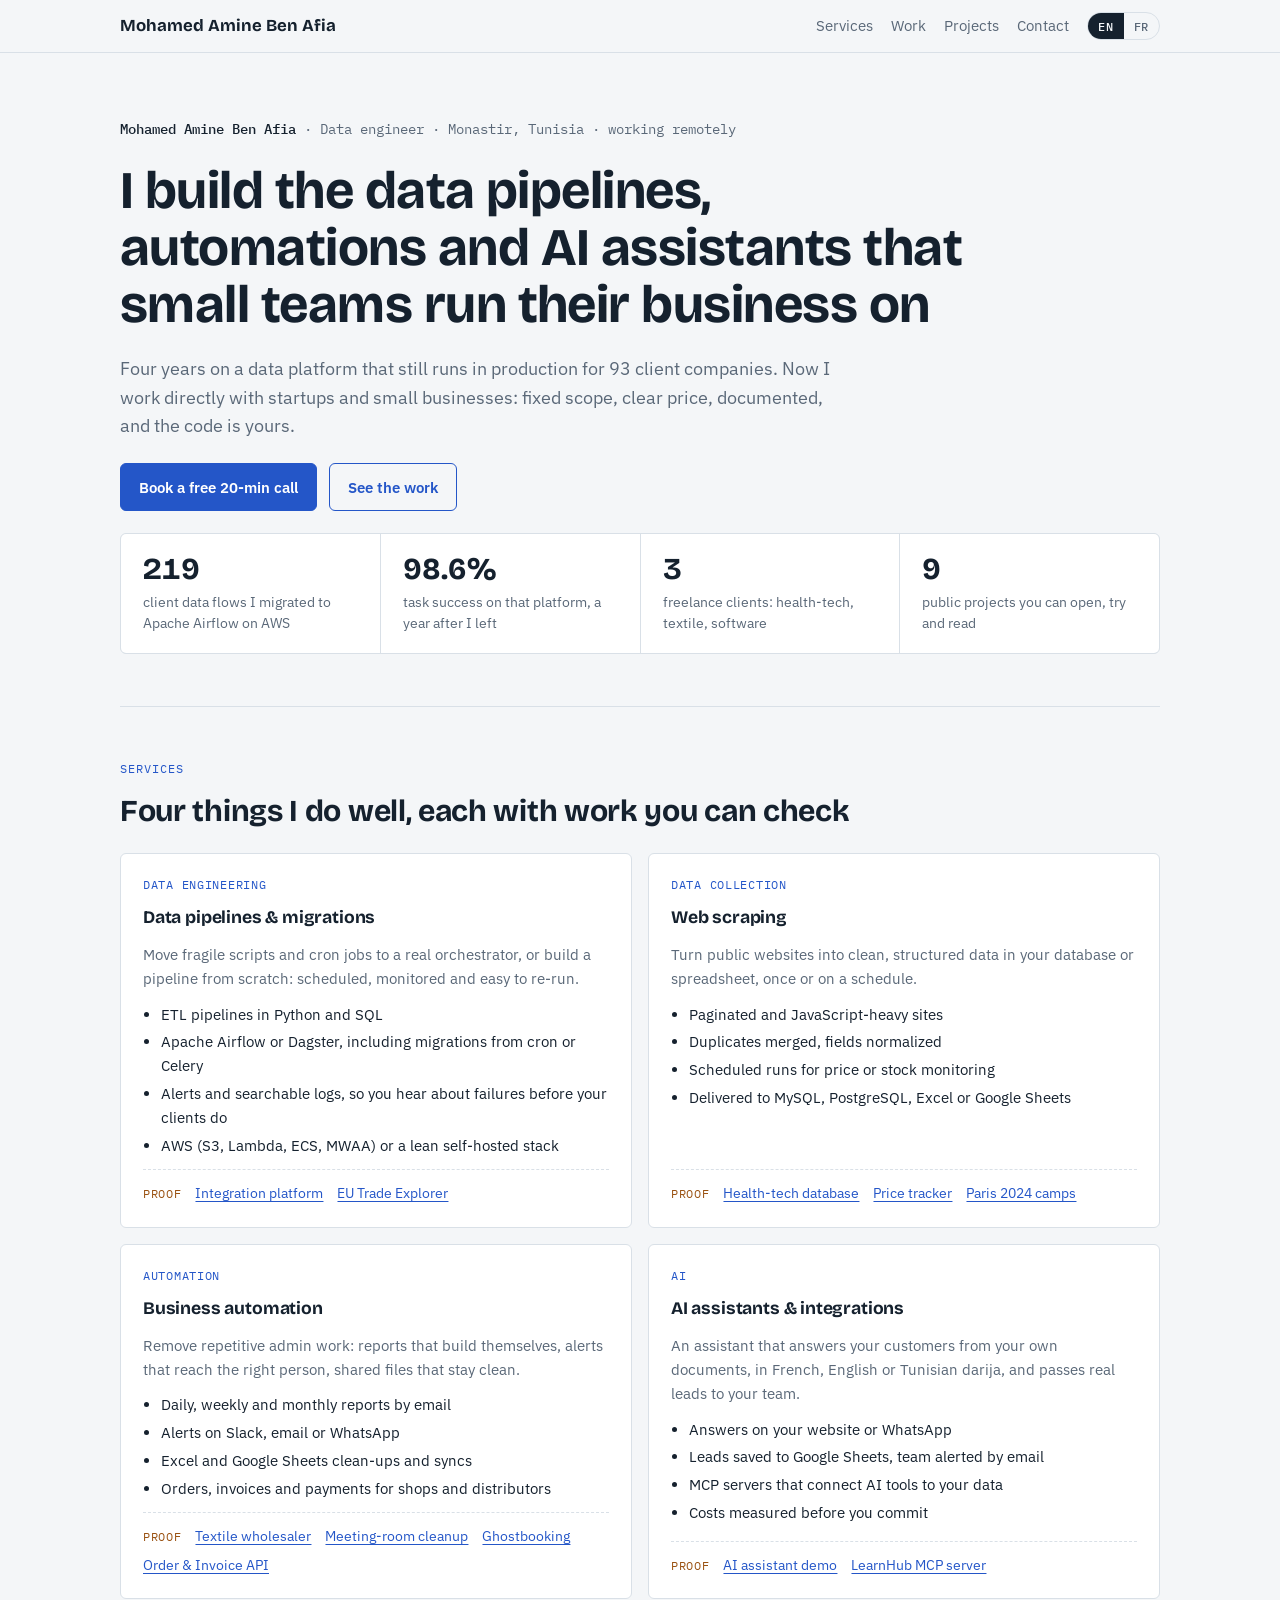
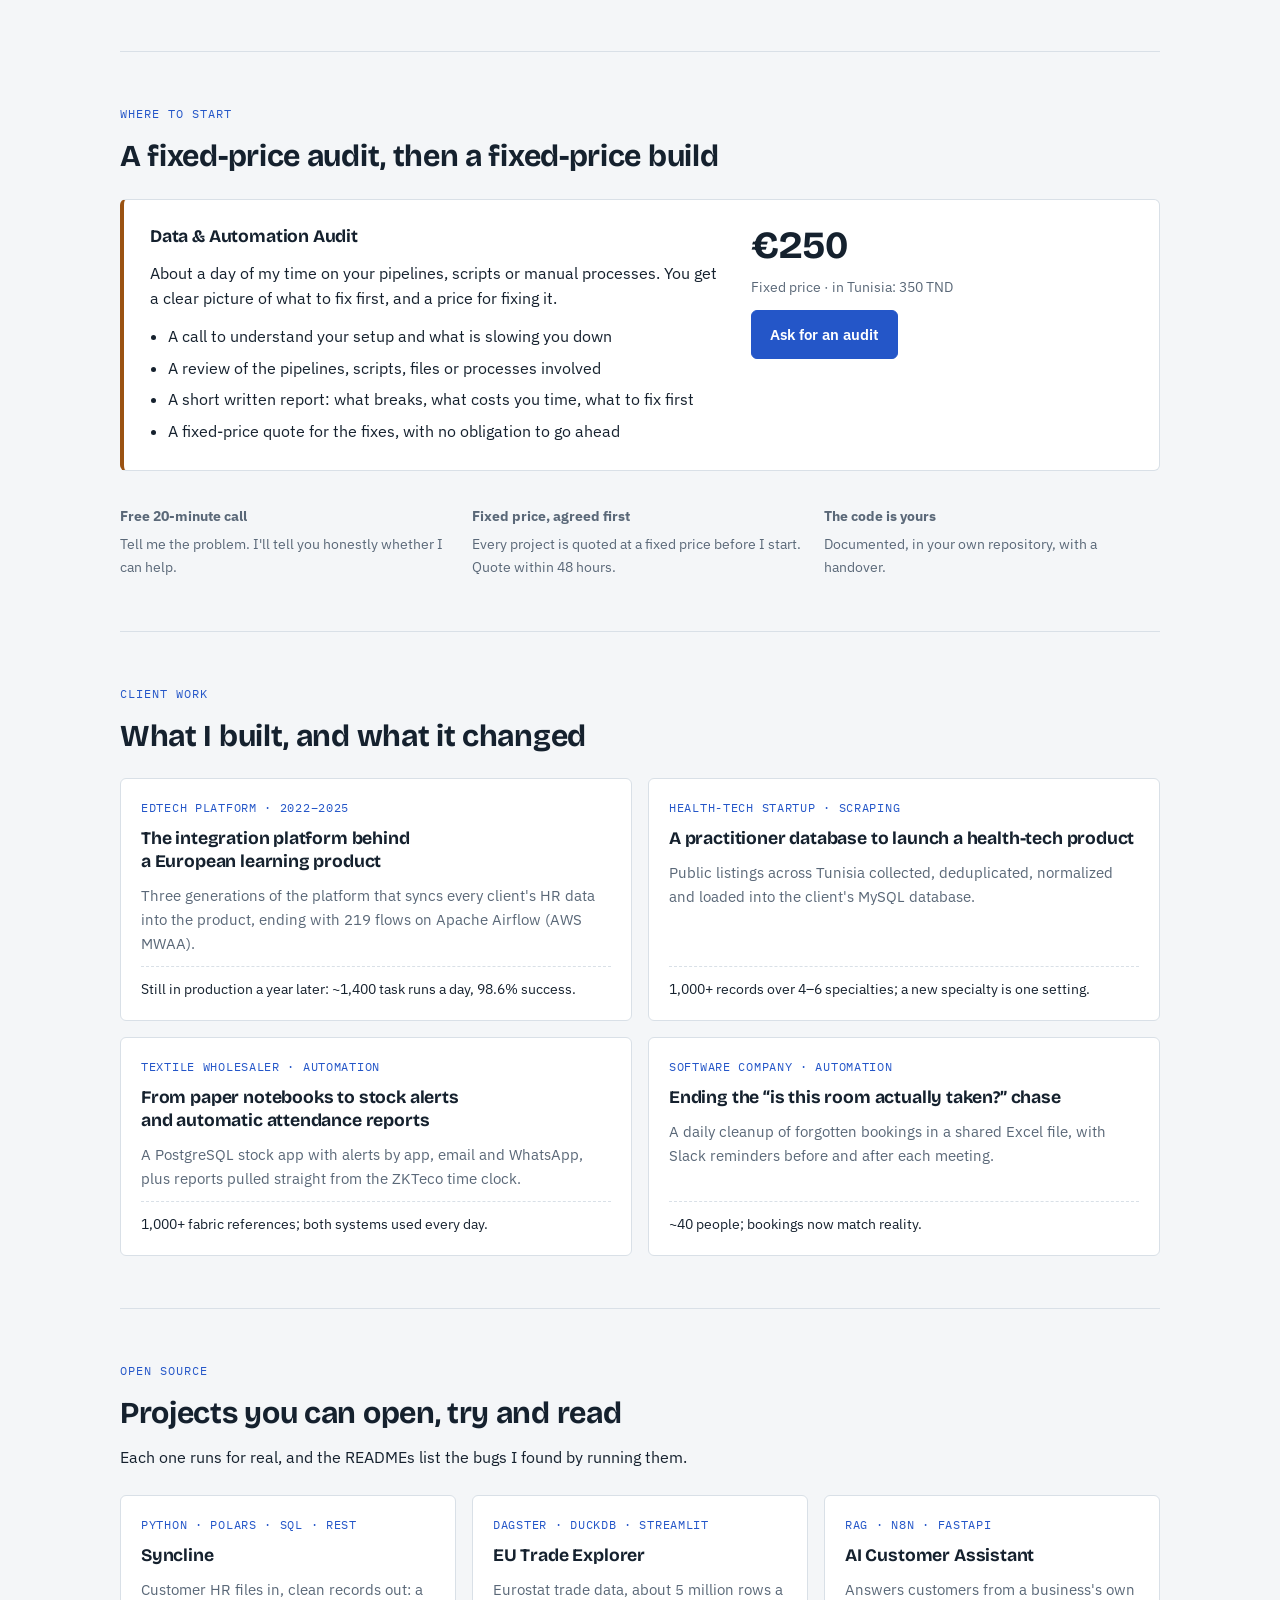
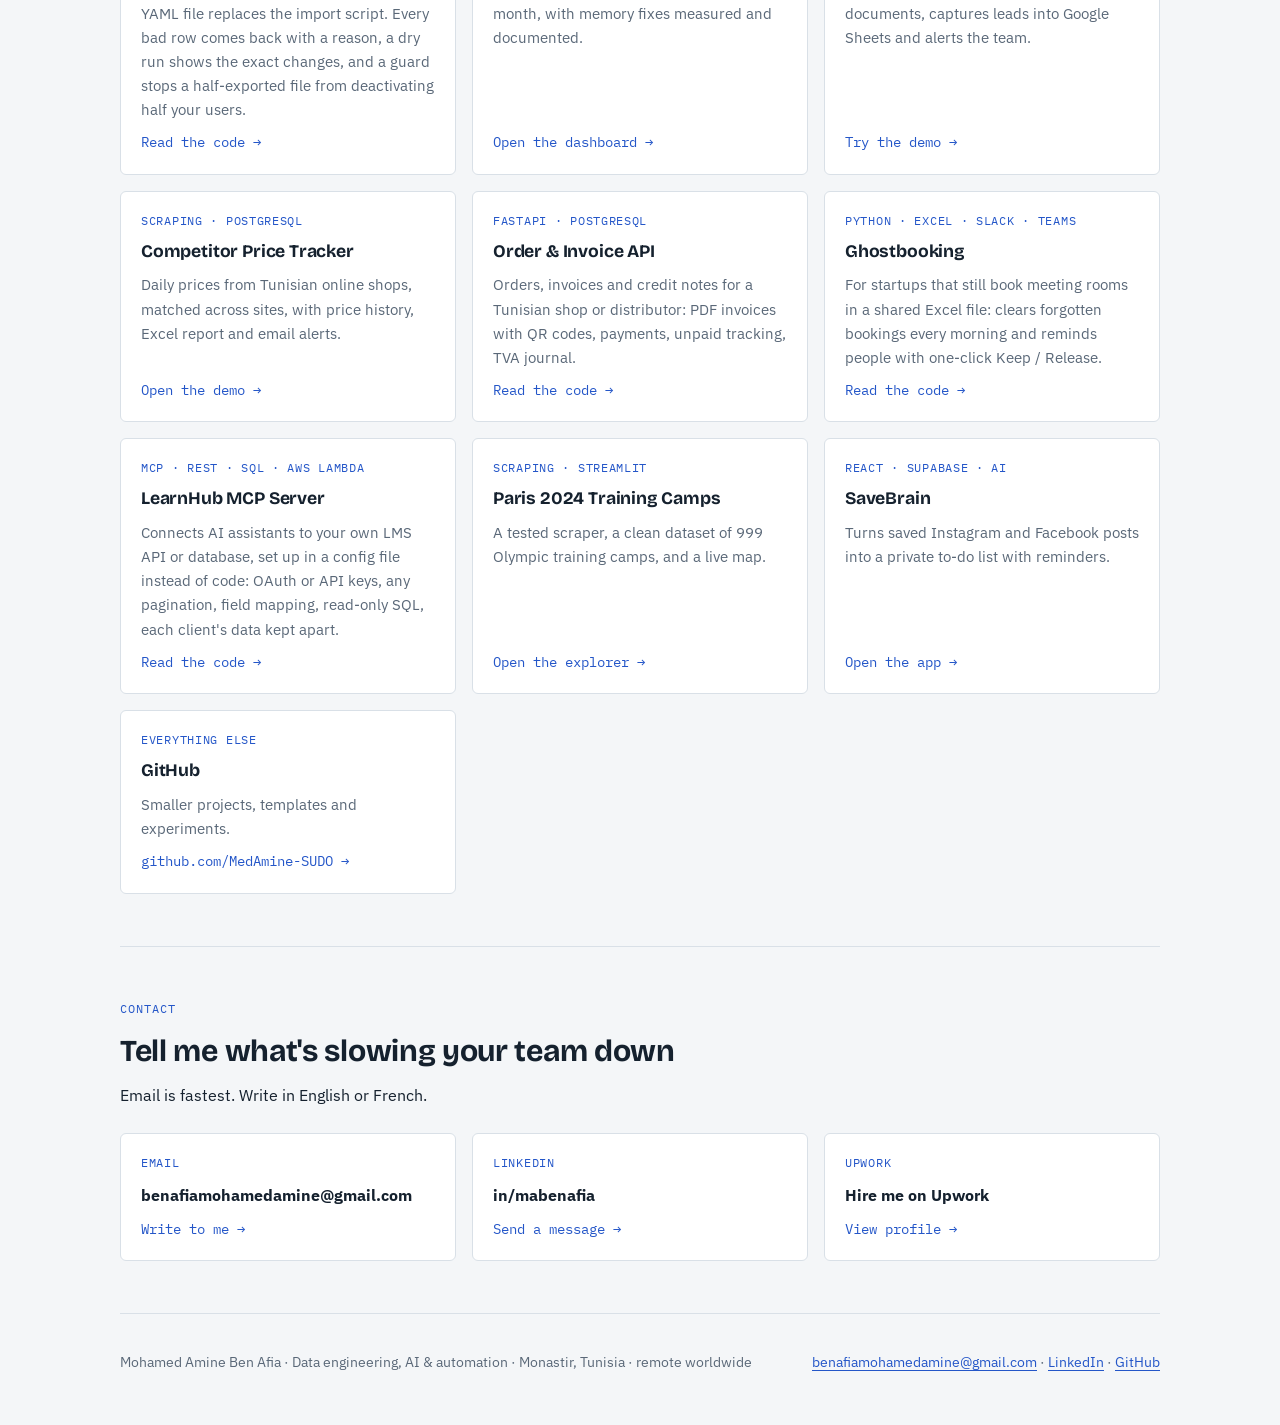
<file: site/index.html>
<!doctype html>
<html lang="en">
<head>
<meta charset="utf-8">
<meta name="viewport" content="width=device-width,initial-scale=1,viewport-fit=cover">
<title>Mohamed Amine Ben Afia · Data, AI & Automation</title>
<meta name="title-en" content="Mohamed Amine Ben Afia · Data, AI & Automation">
<meta name="title-fr" content="Mohamed Amine Ben Afia · Data, IA & Automatisation">
<meta name="description" content="Data pipelines, web scraping, business automation and AI assistants for startups and small businesses. Fixed scope, clear price, the code is yours.">
<meta property="og:title" content="Mohamed Amine Ben Afia · Data, AI & Automation">
<meta property="og:description" content="Data pipelines, web scraping, business automation and AI assistants for startups and small businesses. Fixed scope, clear price, the code is yours.">
<meta property="og:type" content="website">
<meta property="og:image" content="https://mabenafia.vercel.app/assets/og.png">
<meta property="og:image:width" content="1200">
<meta property="og:image:height" content="627">
<meta name="twitter:card" content="summary_large_image">
<meta name="theme-color" content="#f4f6f8">
<link rel="icon" href="assets/favicon.svg" type="image/svg+xml">
<link rel="preconnect" href="https://fonts.googleapis.com">
<link rel="preconnect" href="https://fonts.gstatic.com" crossorigin>
<link rel="stylesheet" href="https://fonts.googleapis.com/css2?family=Bricolage+Grotesque:opsz,wght@12..96,500;12..96,700&family=IBM+Plex+Sans:wght@400;500;600&family=IBM+Plex+Mono:wght@400;500&display=swap">
<link rel="stylesheet" href="assets/site.css">
<script src="assets/lang.js"></script>
</head>
<body>
<header class="top"><div class="wrap">
  <a class="brand" href="./">Mohamed Amine Ben Afia</a>
  <nav class="nav" aria-label="Main">
    <a href="#services"><span data-l="en">Services</span><span data-l="fr">Services</span></a>
    <a href="#work"><span data-l="en">Work</span><span data-l="fr">Réalisations</span></a>
    <a class="hide-sm" href="#projects"><span data-l="en">Projects</span><span data-l="fr">Projets</span></a>
    <a href="#contact"><span data-l="en">Contact</span><span data-l="fr">Contact</span></a>
    <span class="lang" role="group" aria-label="Language / Langue"><button type="button" data-set="en" aria-pressed="true" onclick="setLang('en')">EN</button><button type="button" data-set="fr" aria-pressed="false" onclick="setLang('fr')">FR</button></span>
  </nav>
</div></header>
<div class="wrap">
<main>

<header class="hero">
  <div class="who"><strong>Mohamed Amine Ben Afia</strong> · <span data-l="en">Data engineer · Monastir, Tunisia · working remotely</span><span data-l="fr">Data engineer · Monastir, Tunisie · en télétravail</span></div>
  <h1><span data-l="en">I build the data pipelines, automations and AI assistants that small teams run their business on</span><span data-l="fr">Je construis les pipelines de données, les automatisations et les assistants IA sur lesquels les petites équipes font tourner leur activité</span></h1>
  <p class="lede"><span data-l="en">Four years on a data platform that still runs in production for 93 client companies. Now I work directly with startups and small businesses: fixed scope, clear price, documented, and the code is yours.</span><span data-l="fr">Quatre ans sur une plateforme de données qui tourne toujours en production pour 93 entreprises clientes. Aujourd'hui, je travaille directement avec des startups et des PME : périmètre défini, prix clair, tout est documenté, et le code vous appartient.</span></p>
  <div class="actions">
    <a class="btn primary" data-l="en" href="https://cal.com/mabenafia/intro">Book a free 20-min call</a><a class="btn primary" data-l="fr" href="https://cal.com/mabenafia/intro">Réserver un appel gratuit de 20 min</a>
    <a class="btn ghost" href="#work"><span data-l="en">See the work</span><span data-l="fr">Voir les réalisations</span></a>
  </div>
  <div class="figures" role="list" style="--n:4">
    <div class="fig" role="listitem"><b>219</b><span><span data-l="en">client data flows I migrated to Apache Airflow on AWS</span><span data-l="fr">flux de données clients que j'ai migrés vers Apache Airflow sur AWS</span></span></div>
    <div class="fig" role="listitem"><b>98.6%</b><span><span data-l="en">task success on that platform, a year after I left</span><span data-l="fr">de tâches réussies sur cette plateforme, un an après mon départ</span></span></div>
    <div class="fig" role="listitem"><b>3</b><span><span data-l="en">freelance clients: health-tech, textile, software</span><span data-l="fr">clients freelance : santé, textile, logiciel</span></span></div>
    <div class="fig" role="listitem"><b>9</b><span><span data-l="en">public projects you can open, try and read</span><span data-l="fr">projets publics à ouvrir, tester et lire</span></span></div>
  </div>
</header>

<section id="services" aria-labelledby="services-h">
  <span class="eyebrow"><span data-l="en">Services</span><span data-l="fr">Services</span></span>
  <h2 id="services-h"><span data-l="en">Four things I do well, each with work you can check</span><span data-l="fr">Quatre choses que je fais bien, chacune avec des réalisations vérifiables</span></h2>
  <div class="services">
    <article class="svc">
  <span class="k"><span data-l="en">Data engineering</span><span data-l="fr">Data engineering</span></span>
  <h3><span data-l="en">Data pipelines &amp; migrations</span><span data-l="fr">Pipelines de données &amp; migrations</span></h3>
  <p><span data-l="en">Move fragile scripts and cron jobs to a real orchestrator, or build a pipeline from scratch: scheduled, monitored and easy to re-run.</span><span data-l="fr">Passer des scripts fragiles et des tâches cron à un vrai orchestrateur, ou construire un pipeline de zéro : planifié, surveillé et facile à relancer.</span></p>
  <ul><li><span data-l="en">ETL pipelines in Python and SQL</span><span data-l="fr">Pipelines ETL en Python et SQL</span></li><li><span data-l="en">Apache Airflow or Dagster, including migrations from cron or Celery</span><span data-l="fr">Apache Airflow ou Dagster, y compris la migration depuis cron ou Celery</span></li><li><span data-l="en">Alerts and searchable logs, so you hear about failures before your clients do</span><span data-l="fr">Alertes et logs consultables, pour connaître les pannes avant vos clients</span></li><li><span data-l="en">AWS (S3, Lambda, ECS, MWAA) or a lean self-hosted stack</span><span data-l="fr">AWS (S3, Lambda, ECS, MWAA) ou une stack auto-hébergée légère</span></li></ul>
  <div class="proof"><span class="lbl"><span data-l="en">Proof</span><span data-l="fr">Preuves</span></span><a href="work/integration-platform"><span data-l="en">Integration platform</span><span data-l="fr">Plateforme d'intégration</span></a> <a href="https://eu-trade-explorer.streamlit.app/"><span data-l="en">EU Trade Explorer</span><span data-l="fr">EU Trade Explorer</span></a></div>
</article>
    <article class="svc">
  <span class="k"><span data-l="en">Data collection</span><span data-l="fr">Collecte de données</span></span>
  <h3><span data-l="en">Web scraping</span><span data-l="fr">Web scraping</span></h3>
  <p><span data-l="en">Turn public websites into clean, structured data in your database or spreadsheet, once or on a schedule.</span><span data-l="fr">Transformer des sites publics en données propres et structurées dans votre base ou votre tableur, une fois ou de façon planifiée.</span></p>
  <ul><li><span data-l="en">Paginated and JavaScript-heavy sites</span><span data-l="fr">Sites paginés ou chargés en JavaScript</span></li><li><span data-l="en">Duplicates merged, fields normalized</span><span data-l="fr">Doublons fusionnés, champs normalisés</span></li><li><span data-l="en">Scheduled runs for price or stock monitoring</span><span data-l="fr">Exécutions planifiées pour suivre les prix ou les stocks</span></li><li><span data-l="en">Delivered to MySQL, PostgreSQL, Excel or Google Sheets</span><span data-l="fr">Livré dans MySQL, PostgreSQL, Excel ou Google Sheets</span></li></ul>
  <div class="proof"><span class="lbl"><span data-l="en">Proof</span><span data-l="fr">Preuves</span></span><a href="work/practitioner-database"><span data-l="en">Health-tech database</span><span data-l="fr">Base de données santé</span></a> <a href="https://medamine-sudo.github.io/competitor-price-tracker/"><span data-l="en">Price tracker</span><span data-l="fr">Suivi de prix</span></a> <a href="https://paris2024-training-camps.streamlit.app/"><span data-l="en">Paris 2024 camps</span><span data-l="fr">Camps Paris 2024</span></a></div>
</article>
    <article class="svc">
  <span class="k"><span data-l="en">Automation</span><span data-l="fr">Automatisation</span></span>
  <h3><span data-l="en">Business automation</span><span data-l="fr">Automatisation métier</span></h3>
  <p><span data-l="en">Remove repetitive admin work: reports that build themselves, alerts that reach the right person, shared files that stay clean.</span><span data-l="fr">Supprimer le travail administratif répétitif : des rapports qui se font tout seuls, des alertes qui arrivent à la bonne personne, des fichiers partagés qui restent propres.</span></p>
  <ul><li><span data-l="en">Daily, weekly and monthly reports by email</span><span data-l="fr">Rapports quotidiens, hebdomadaires et mensuels par e-mail</span></li><li><span data-l="en">Alerts on Slack, email or WhatsApp</span><span data-l="fr">Alertes sur Slack, par e-mail ou sur WhatsApp</span></li><li><span data-l="en">Excel and Google Sheets clean-ups and syncs</span><span data-l="fr">Nettoyage et synchronisation de fichiers Excel et Google Sheets</span></li><li><span data-l="en">Orders, invoices and payments for shops and distributors</span><span data-l="fr">Commandes, factures et paiements pour commerces et distributeurs</span></li></ul>
  <div class="proof"><span class="lbl"><span data-l="en">Proof</span><span data-l="fr">Preuves</span></span><a href="work/textile-stock-attendance"><span data-l="en">Textile wholesaler</span><span data-l="fr">Grossiste textile</span></a> <a href="work/meeting-rooms"><span data-l="en">Meeting-room cleanup</span><span data-l="fr">Salles de réunion</span></a> <a href="https://github.com/MedAmine-SUDO/ghostbooking">Ghostbooking</a> <a href="https://github.com/MedAmine-SUDO/order-invoice-api"><span data-l="en">Order &amp; Invoice API</span><span data-l="fr">API Commandes &amp; Factures</span></a></div>
</article>
    <article class="svc">
  <span class="k"><span data-l="en">AI</span><span data-l="fr">IA</span></span>
  <h3><span data-l="en">AI assistants &amp; integrations</span><span data-l="fr">Assistants IA &amp; intégrations</span></h3>
  <p><span data-l="en">An assistant that answers your customers from your own documents, in French, English or Tunisian darija, and passes real leads to your team.</span><span data-l="fr">Un assistant qui répond à vos clients à partir de vos propres documents, en français, en anglais ou en darija, et transmet les vrais prospects à votre équipe.</span></p>
  <ul><li><span data-l="en">Answers on your website or WhatsApp</span><span data-l="fr">Réponses sur votre site ou sur WhatsApp</span></li><li><span data-l="en">Leads saved to Google Sheets, team alerted by email</span><span data-l="fr">Prospects enregistrés dans Google Sheets, équipe alertée par e-mail</span></li><li><span data-l="en">MCP servers that connect AI tools to your data</span><span data-l="fr">Serveurs MCP qui connectent les outils IA à vos données</span></li><li><span data-l="en">Costs measured before you commit</span><span data-l="fr">Coûts mesurés avant de vous engager</span></li></ul>
  <div class="proof"><span class="lbl"><span data-l="en">Proof</span><span data-l="fr">Preuves</span></span><a href="https://ai-customer-assistant-demo.vercel.app"><span data-l="en">AI assistant demo</span><span data-l="fr">Démo de l'assistant IA</span></a> <a href="https://github.com/MedAmine-SUDO/learnhub-mcp-server"><span data-l="en">LearnHub MCP server</span><span data-l="fr">Serveur MCP LearnHub</span></a></div>
</article>
  </div>
</section>

<section id="start" aria-labelledby="start-h">
  <span class="eyebrow"><span data-l="en">Where to start</span><span data-l="fr">Par où commencer</span></span>
  <h2 id="start-h"><span data-l="en">A fixed-price audit, then a fixed-price build</span><span data-l="fr">Un audit à prix fixe, puis une réalisation à prix fixe</span></h2>
  <div class="offer">
    <div>
      <h3><span data-l="en">Data &amp; Automation Audit</span><span data-l="fr">Audit Data &amp; Automatisation</span></h3>
      <p><span data-l="en">About a day of my time on your pipelines, scripts or manual processes. You get a clear picture of what to fix first, and a price for fixing it.</span><span data-l="fr">Environ une journée de travail sur vos pipelines, vos scripts ou vos processus manuels. Vous savez clairement quoi corriger en premier, et combien ça coûte.</span></p>
      <ul>
        <li><span data-l="en">A call to understand your setup and what is slowing you down</span><span data-l="fr">Un appel pour comprendre votre organisation et ce qui vous ralentit</span></li>
        <li><span data-l="en">A review of the pipelines, scripts, files or processes involved</span><span data-l="fr">Une revue des pipelines, scripts, fichiers ou processus concernés</span></li>
        <li><span data-l="en">A short written report: what breaks, what costs you time, what to fix first</span><span data-l="fr">Un court rapport écrit : ce qui casse, ce qui vous fait perdre du temps, quoi corriger en premier</span></li>
        <li><span data-l="en">A fixed-price quote for the fixes, with no obligation to go ahead</span><span data-l="fr">Un devis à prix fixe pour les corrections, sans obligation de suite</span></li>
      </ul>
    </div>
    <div>
      <div class="price"><span data-l="en">€250</span><span data-l="fr">350 TND</span></div>
      <span class="small"><span data-l="en">Fixed price · in Tunisia: 350 TND</span><span data-l="fr">Prix fixe · hors Tunisie : 250 €</span></span>
      <div class="actions"><a class="btn primary" data-l="en" href="mailto:benafiamohamedamine@gmail.com?subject=Data%20%26%20Automation%20Audit">Ask for an audit</a><a class="btn primary" data-l="fr" href="mailto:benafiamohamedamine@gmail.com?subject=Audit%20Data%20%26%20Automatisation">Demander un audit</a></div>
    </div>
  </div>
  <div class="terms">
    <div><b><span data-l="en">Free 20-minute call</span><span data-l="fr">Appel gratuit de 20 minutes</span></b><span><span data-l="en">Tell me the problem. I'll tell you honestly whether I can help.</span><span data-l="fr">Expliquez-moi le problème. Je vous dis franchement si je peux aider.</span></span></div>
    <div><b><span data-l="en">Fixed price, agreed first</span><span data-l="fr">Prix fixe, validé avant</span></b><span><span data-l="en">Every project is quoted at a fixed price before I start. Quote within 48 hours.</span><span data-l="fr">Chaque projet a un prix fixe, validé avant de commencer. Devis sous 48 heures.</span></span></div>
    <div><b><span data-l="en">The code is yours</span><span data-l="fr">Le code vous appartient</span></b><span><span data-l="en">Documented, in your own repository, with a handover.</span><span data-l="fr">Documenté, dans votre propre dépôt, avec une passation.</span></span></div>
  </div>
</section>

<section id="work" aria-labelledby="work-h">
  <span class="eyebrow"><span data-l="en">Client work</span><span data-l="fr">Réalisations clients</span></span>
  <h2 id="work-h"><span data-l="en">What I built, and what it changed</span><span data-l="fr">Ce que j'ai construit, et ce que ça a changé</span></h2>
  <div class="grid" style="--n:2">
    <a class="card" href="work/integration-platform"><span class="k"><span data-l="en">EdTech platform · 2022–2025</span><span data-l="fr">Plateforme EdTech · 2022–2025</span></span><h3><span data-l="en">The integration platform behind a European learning product</span><span data-l="fr">La plateforme d'intégration derrière un produit e-learning européen</span></h3><p><span data-l="en">Three generations of the platform that syncs every client's HR data into the product, ending with 219 flows on Apache Airflow (AWS MWAA).</span><span data-l="fr">Trois générations de la plateforme qui synchronise les données RH de chaque client avec le produit, jusqu'à 219 flux sur Apache Airflow (AWS MWAA).</span></p><p class="out"><span data-l="en">Still in production a year later: ~1,400 task runs a day, 98.6% success.</span><span data-l="fr">Toujours en production un an après : ~1 400 tâches par jour, 98,6 % de réussite.</span></p></a>
    <a class="card" href="work/practitioner-database"><span class="k"><span data-l="en">Health-tech startup · scraping</span><span data-l="fr">Startup santé · scraping</span></span><h3><span data-l="en">A practitioner database to launch a health-tech product</span><span data-l="fr">Une base de praticiens pour lancer un produit santé</span></h3><p><span data-l="en">Public listings across Tunisia collected, deduplicated, normalized and loaded into the client's MySQL database.</span><span data-l="fr">Annonces publiques de toute la Tunisie collectées, dédoublonnées, normalisées et chargées dans la base MySQL du client.</span></p><p class="out"><span data-l="en">1,000+ records over 4–6 specialties; a new specialty is one setting.</span><span data-l="fr">1 000+ fiches sur 4 à 6 spécialités ; une nouvelle spécialité = un paramètre.</span></p></a>
    <a class="card" href="work/textile-stock-attendance"><span class="k"><span data-l="en">Textile wholesaler · automation</span><span data-l="fr">Grossiste textile · automatisation</span></span><h3><span data-l="en">From paper notebooks to stock alerts and automatic attendance reports</span><span data-l="fr">Des cahiers papier aux alertes de stock et aux rapports de présence automatiques</span></h3><p><span data-l="en">A PostgreSQL stock app with alerts by app, email and WhatsApp, plus reports pulled straight from the ZKTeco time clock.</span><span data-l="fr">Une application de stock PostgreSQL avec alertes dans l'appli, par e-mail et WhatsApp, plus des rapports tirés directement de la pointeuse ZKTeco.</span></p><p class="out"><span data-l="en">1,000+ fabric references; both systems used every day.</span><span data-l="fr">1 000+ références de tissu ; les deux systèmes sont utilisés tous les jours.</span></p></a>
    <a class="card" href="work/meeting-rooms"><span class="k"><span data-l="en">Software company · automation</span><span data-l="fr">Éditeur de logiciels · automatisation</span></span><h3><span data-l="en">Ending the “is this room actually taken?” chase</span><span data-l="fr">Fini les « cette salle est-elle vraiment prise ? »</span></h3><p><span data-l="en">A daily cleanup of forgotten bookings in a shared Excel file, with Slack reminders before and after each meeting.</span><span data-l="fr">Un nettoyage quotidien des réservations oubliées dans un fichier Excel partagé, avec des rappels Slack avant et après chaque réunion.</span></p><p class="out"><span data-l="en">~40 people; bookings now match reality.</span><span data-l="fr">~40 personnes ; les réservations reflètent enfin la réalité.</span></p></a>
  </div>
</section>

<section id="projects" aria-labelledby="projects-h">
  <span class="eyebrow"><span data-l="en">Open source</span><span data-l="fr">Open source</span></span>
  <h2 id="projects-h"><span data-l="en">Projects you can open, try and read</span><span data-l="fr">Des projets à ouvrir, tester et lire</span></h2>
  <p><span data-l="en">Each one runs for real, and the READMEs list the bugs I found by running them.</span><span data-l="fr">Chacun tourne pour de vrai, et les README listent les bugs trouvés en les faisant tourner.</span></p>
  <div class="grid" style="--n:3">
    <a class="card" href="https://github.com/MedAmine-SUDO/syncline"><span class="k">Python · Polars · SQL · REST</span><h3>Syncline</h3><p><span data-l="en">Customer HR files in, clean records out: a YAML file replaces the import script. Every bad row comes back with a reason, a dry run shows the exact changes, and a guard stops a half-exported file from deactivating half your users.</span><span data-l="fr">Fichiers RH des clients en entrée, données propres en sortie : un fichier YAML remplace le script d'import. Chaque ligne rejetée revient avec sa raison, un essai à blanc montre les changements exacts, et un garde-fou empêche un export tronqué de désactiver la moitié des utilisateurs.</span></p><span class="arrow"><span data-l="en">Read the code →</span><span data-l="fr">Lire le code →</span></span></a>
    <a class="card" href="https://eu-trade-explorer.streamlit.app/"><span class="k">Dagster · DuckDB · Streamlit</span><h3>EU Trade Explorer</h3><p><span data-l="en">Eurostat trade data, about 5 million rows a month, with memory fixes measured and documented.</span><span data-l="fr">Les données commerciales d'Eurostat, environ 5 millions de lignes par mois, avec des correctifs mémoire mesurés et documentés.</span></p><span class="arrow"><span data-l="en">Open the dashboard →</span><span data-l="fr">Ouvrir le tableau de bord →</span></span></a>
    <a class="card" href="https://ai-customer-assistant-demo.vercel.app"><span class="k">RAG · n8n · FastAPI</span><h3><span data-l="en">AI Customer Assistant</span><span data-l="fr">Assistant client IA</span></h3><p><span data-l="en">Answers customers from a business's own documents, captures leads into Google Sheets and alerts the team.</span><span data-l="fr">Répond aux clients à partir des documents de l'entreprise, enregistre les prospects dans Google Sheets et alerte l'équipe.</span></p><span class="arrow"><span data-l="en">Try the demo →</span><span data-l="fr">Tester la démo →</span></span></a>
    <a class="card" href="https://medamine-sudo.github.io/competitor-price-tracker/"><span class="k">Scraping · PostgreSQL</span><h3><span data-l="en">Competitor Price Tracker</span><span data-l="fr">Suivi des prix concurrents</span></h3><p><span data-l="en">Daily prices from Tunisian online shops, matched across sites, with price history, Excel report and email alerts.</span><span data-l="fr">Prix quotidiens de boutiques en ligne tunisiennes, rapprochés entre sites, avec historique, rapport Excel et alertes e-mail.</span></p><span class="arrow"><span data-l="en">Open the demo →</span><span data-l="fr">Ouvrir la démo →</span></span></a>
    <a class="card" href="https://github.com/MedAmine-SUDO/order-invoice-api"><span class="k">FastAPI · PostgreSQL</span><h3><span data-l="en">Order &amp; Invoice API</span><span data-l="fr">API Commandes &amp; Factures</span></h3><p><span data-l="en">Orders, invoices and credit notes for a Tunisian shop or distributor: PDF invoices with QR codes, payments, unpaid tracking, TVA journal.</span><span data-l="fr">Commandes, factures et avoirs pour un commerce ou distributeur tunisien : factures PDF avec QR code, paiements, suivi des impayés, journal TVA.</span></p><span class="arrow"><span data-l="en">Read the code →</span><span data-l="fr">Lire le code →</span></span></a>
    <a class="card" href="https://github.com/MedAmine-SUDO/ghostbooking"><span class="k">Python · Excel · Slack · Teams</span><h3>Ghostbooking</h3><p><span data-l="en">For startups that still book meeting rooms in a shared Excel file: clears forgotten bookings every morning and reminds people with one-click Keep / Release.</span><span data-l="fr">Pour les startups qui réservent encore leurs salles dans un fichier Excel partagé : supprime chaque matin les réservations oubliées et envoie des rappels avec Garder / Libérer en un clic.</span></p><span class="arrow"><span data-l="en">Read the code →</span><span data-l="fr">Lire le code →</span></span></a>
    <a class="card" href="https://github.com/MedAmine-SUDO/learnhub-mcp-server"><span class="k">MCP · REST · SQL · AWS Lambda</span><h3>LearnHub MCP Server</h3><p><span data-l="en">Connects AI assistants to your own LMS API or database, set up in a config file instead of code: OAuth or API keys, any pagination, field mapping, read-only SQL, each client's data kept apart.</span><span data-l="fr">Connecte les assistants IA à votre propre API LMS ou base de données, réglé dans un fichier de configuration plutôt qu'en code : OAuth ou clé d'API, toute pagination, correspondance des champs, SQL en lecture seule, données de chaque client séparées.</span></p><span class="arrow"><span data-l="en">Read the code →</span><span data-l="fr">Lire le code →</span></span></a>
    <a class="card" href="https://paris2024-training-camps.streamlit.app/"><span class="k">Scraping · Streamlit</span><h3>Paris 2024 Training Camps</h3><p><span data-l="en">A tested scraper, a clean dataset of 999 Olympic training camps, and a live map.</span><span data-l="fr">Un scraper testé, un jeu de données propre de 999 centres de préparation olympiques, et une carte interactive.</span></p><span class="arrow"><span data-l="en">Open the explorer →</span><span data-l="fr">Ouvrir la carte →</span></span></a>
    <a class="card" href="https://medamine-sudo.github.io/savebrain/"><span class="k">React · Supabase · AI</span><h3>SaveBrain</h3><p><span data-l="en">Turns saved Instagram and Facebook posts into a private to-do list with reminders.</span><span data-l="fr">Transforme vos publications Instagram et Facebook enregistrées en liste de tâches privée avec rappels.</span></p><span class="arrow"><span data-l="en">Open the app →</span><span data-l="fr">Ouvrir l'appli →</span></span></a>
    <a class="card" href="https://github.com/MedAmine-SUDO"><span class="k"><span data-l="en">Everything else</span><span data-l="fr">Tout le reste</span></span><h3>GitHub</h3><p><span data-l="en">Smaller projects, templates and experiments.</span><span data-l="fr">Petits projets, templates et expériences.</span></p><span class="arrow">github.com/MedAmine-SUDO →</span></a>
  </div>
</section>

<section id="contact" aria-labelledby="contact-h">
  <span class="eyebrow"><span data-l="en">Contact</span><span data-l="fr">Contact</span></span>
  <h2 id="contact-h"><span data-l="en">Tell me what's slowing your team down</span><span data-l="fr">Dites-moi ce qui ralentit votre équipe</span></h2>
  <p><span data-l="en">Email is fastest. Write in English or French.</span><span data-l="fr">L'e-mail est le plus rapide. Écrivez-moi en français ou en anglais.</span></p>
  <div class="contact">
    <a class="card" href="mailto:benafiamohamedamine@gmail.com"><span class="k"><span data-l="en">Email</span><span data-l="fr">E-mail</span></span><b>benafiamohamedamine@gmail.com</b><span class="arrow"><span data-l="en">Write to me →</span><span data-l="fr">M'écrire →</span></span></a>
    <a class="card" href="https://www.linkedin.com/in/mabenafia/"><span class="k">LinkedIn</span><b>in/mabenafia</b><span class="arrow"><span data-l="en">Send a message →</span><span data-l="fr">Envoyer un message →</span></span></a>
    <a class="card" href="https://www.upwork.com/freelancers/~01de6a80acbbaa49db"><span class="k">Upwork</span><b><span data-l="en">Hire me on Upwork</span><span data-l="fr">Me recruter sur Upwork</span></b><span class="arrow"><span data-l="en">View profile →</span><span data-l="fr">Voir le profil →</span></span></a>
  </div>
</section>

</main>
<footer>
  <span><span data-l="en">Mohamed Amine Ben Afia · Data engineering, AI &amp; automation · Monastir, Tunisia · remote worldwide</span><span data-l="fr">Mohamed Amine Ben Afia · Data engineering, IA &amp; automatisation · Monastir, Tunisie · à distance partout</span></span>
  <span><a href="mailto:benafiamohamedamine@gmail.com">benafiamohamedamine@gmail.com</a> · <a href="https://www.linkedin.com/in/mabenafia/">LinkedIn</a> · <a href="https://github.com/MedAmine-SUDO">GitHub</a></span>
</footer>
</div>
</body>
</html>
</file>
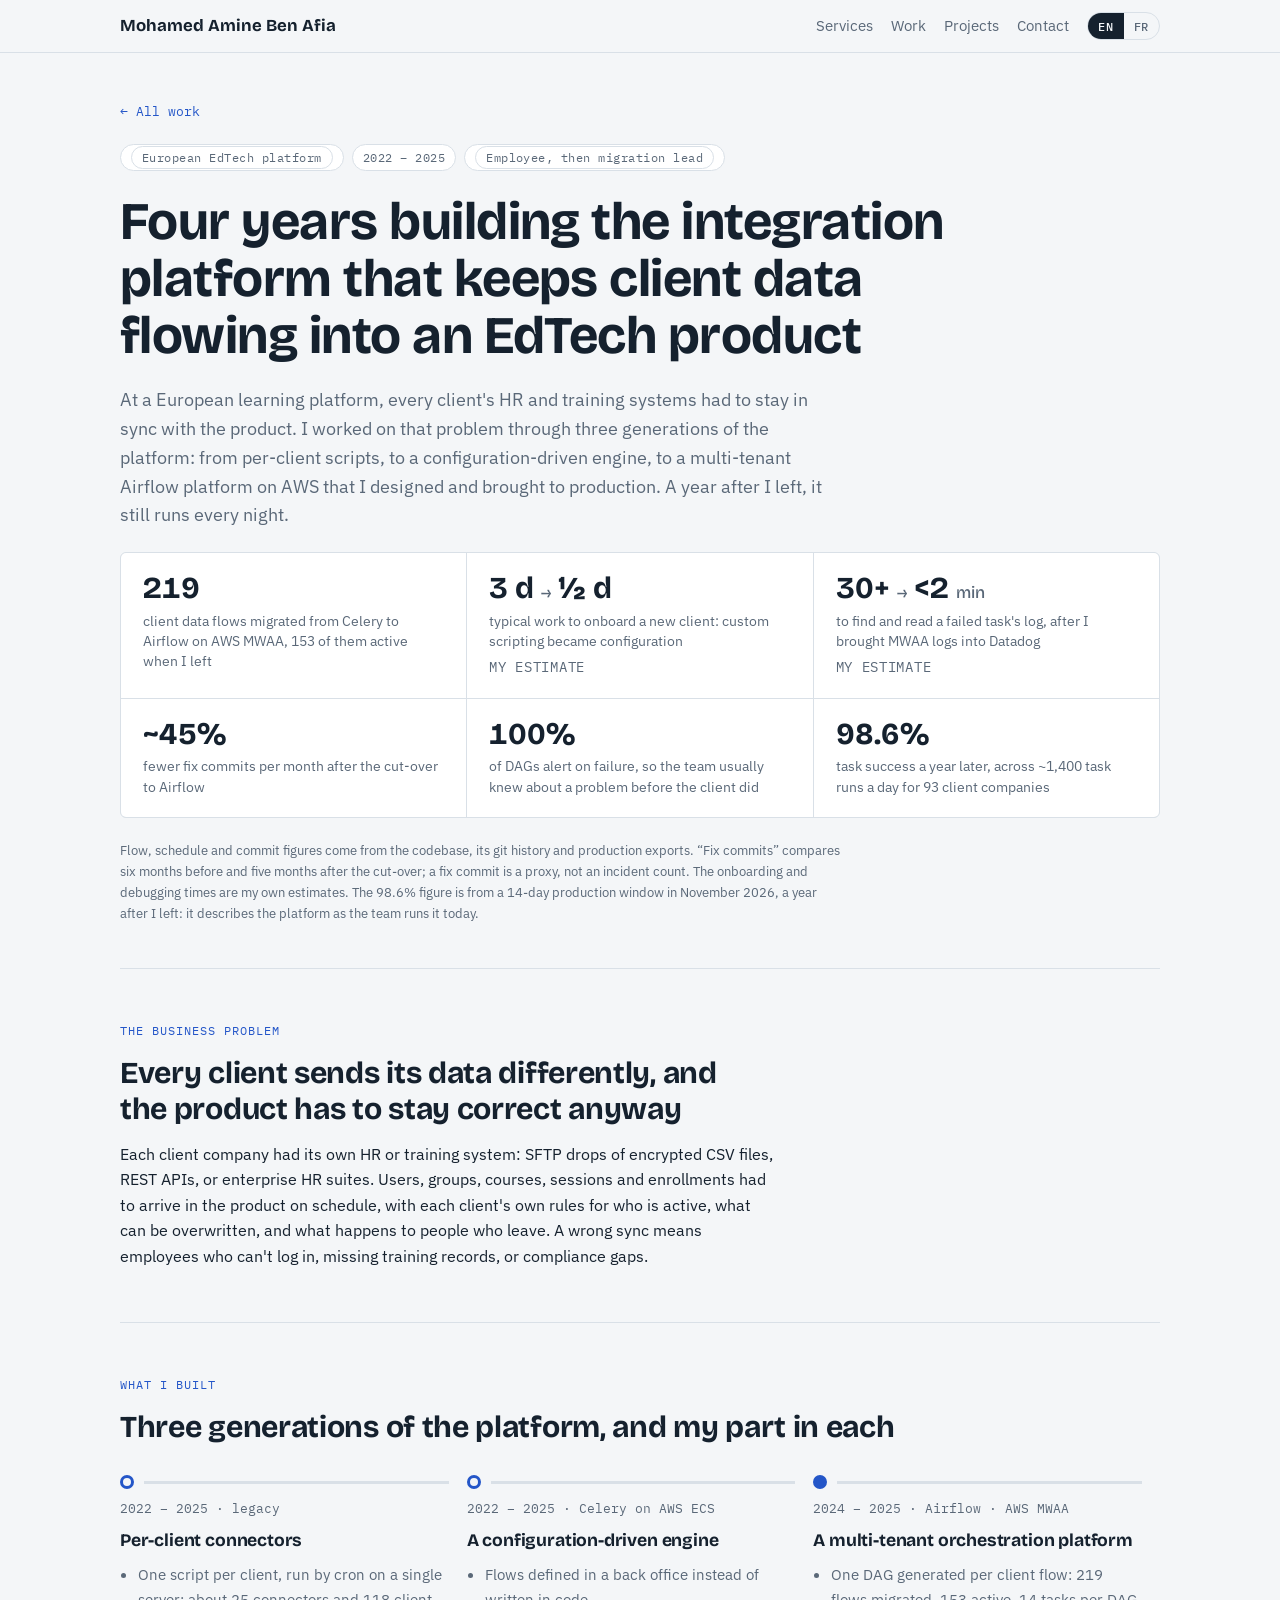
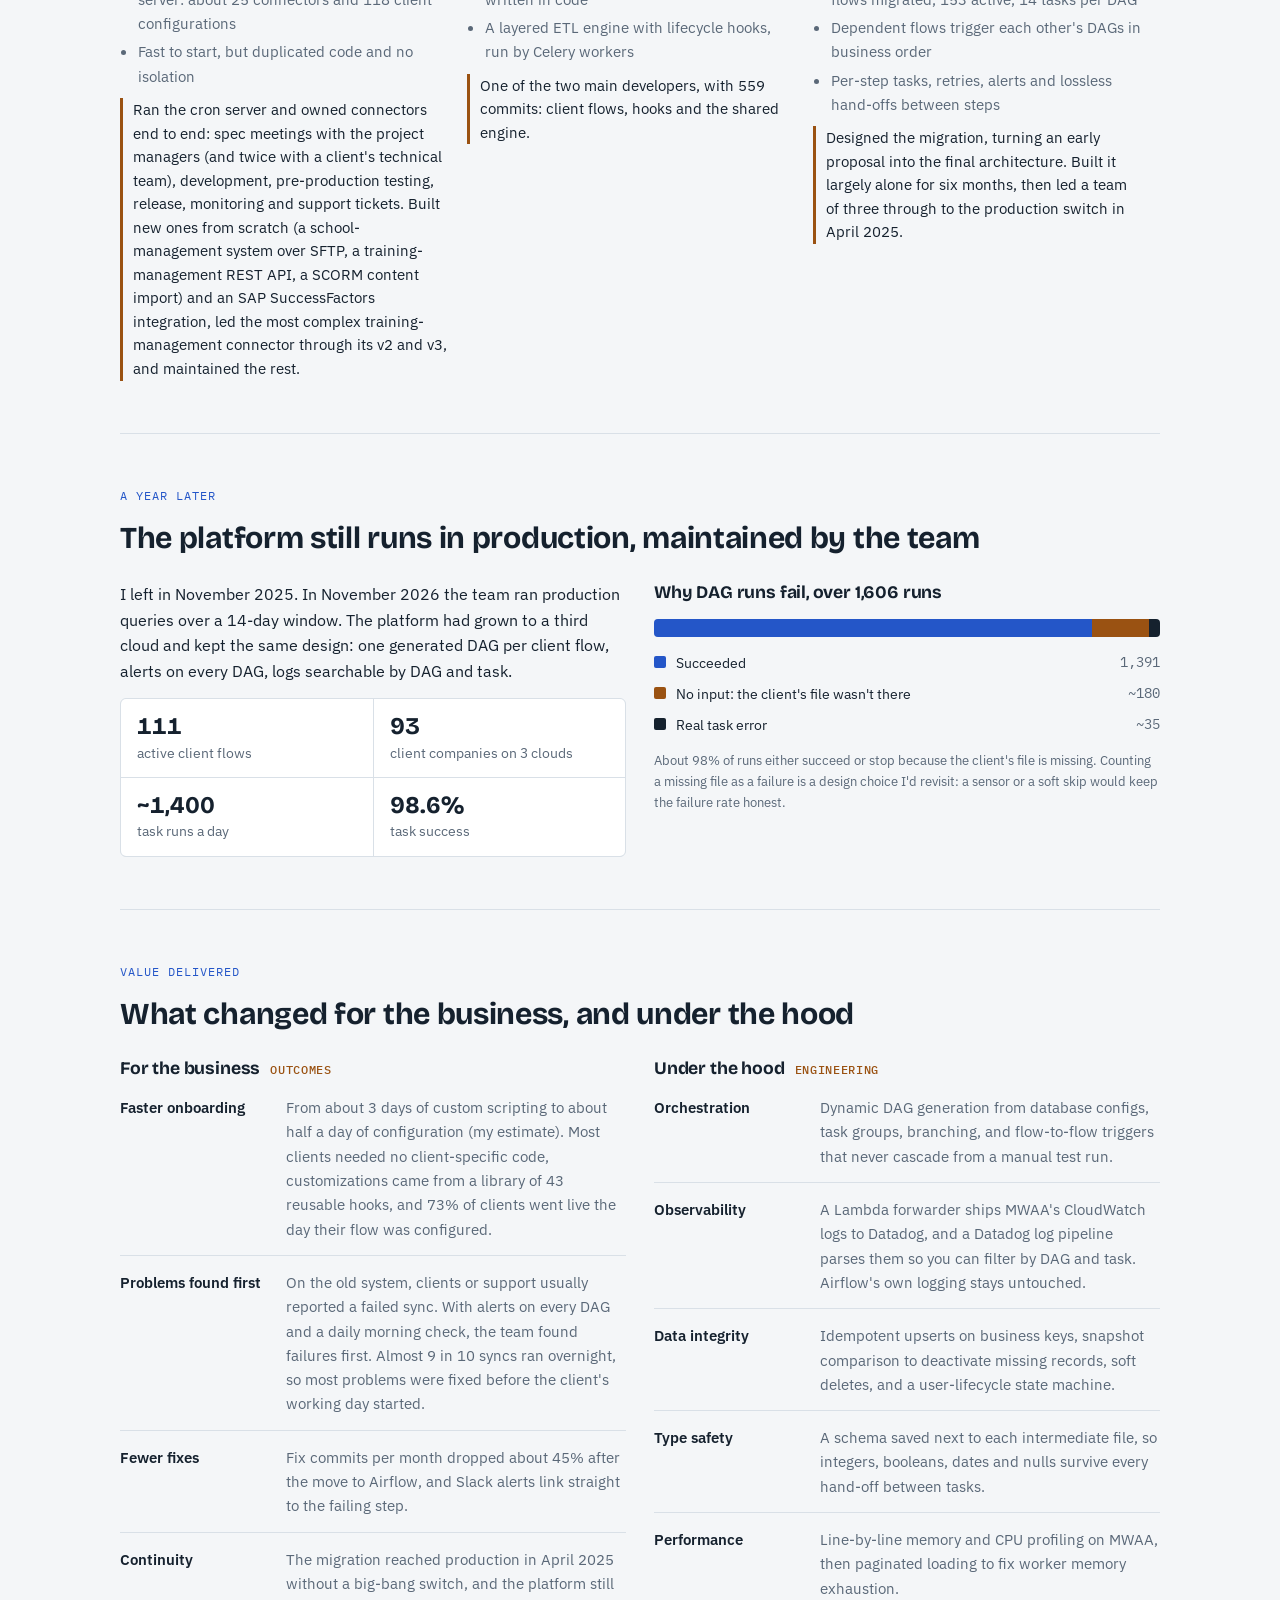
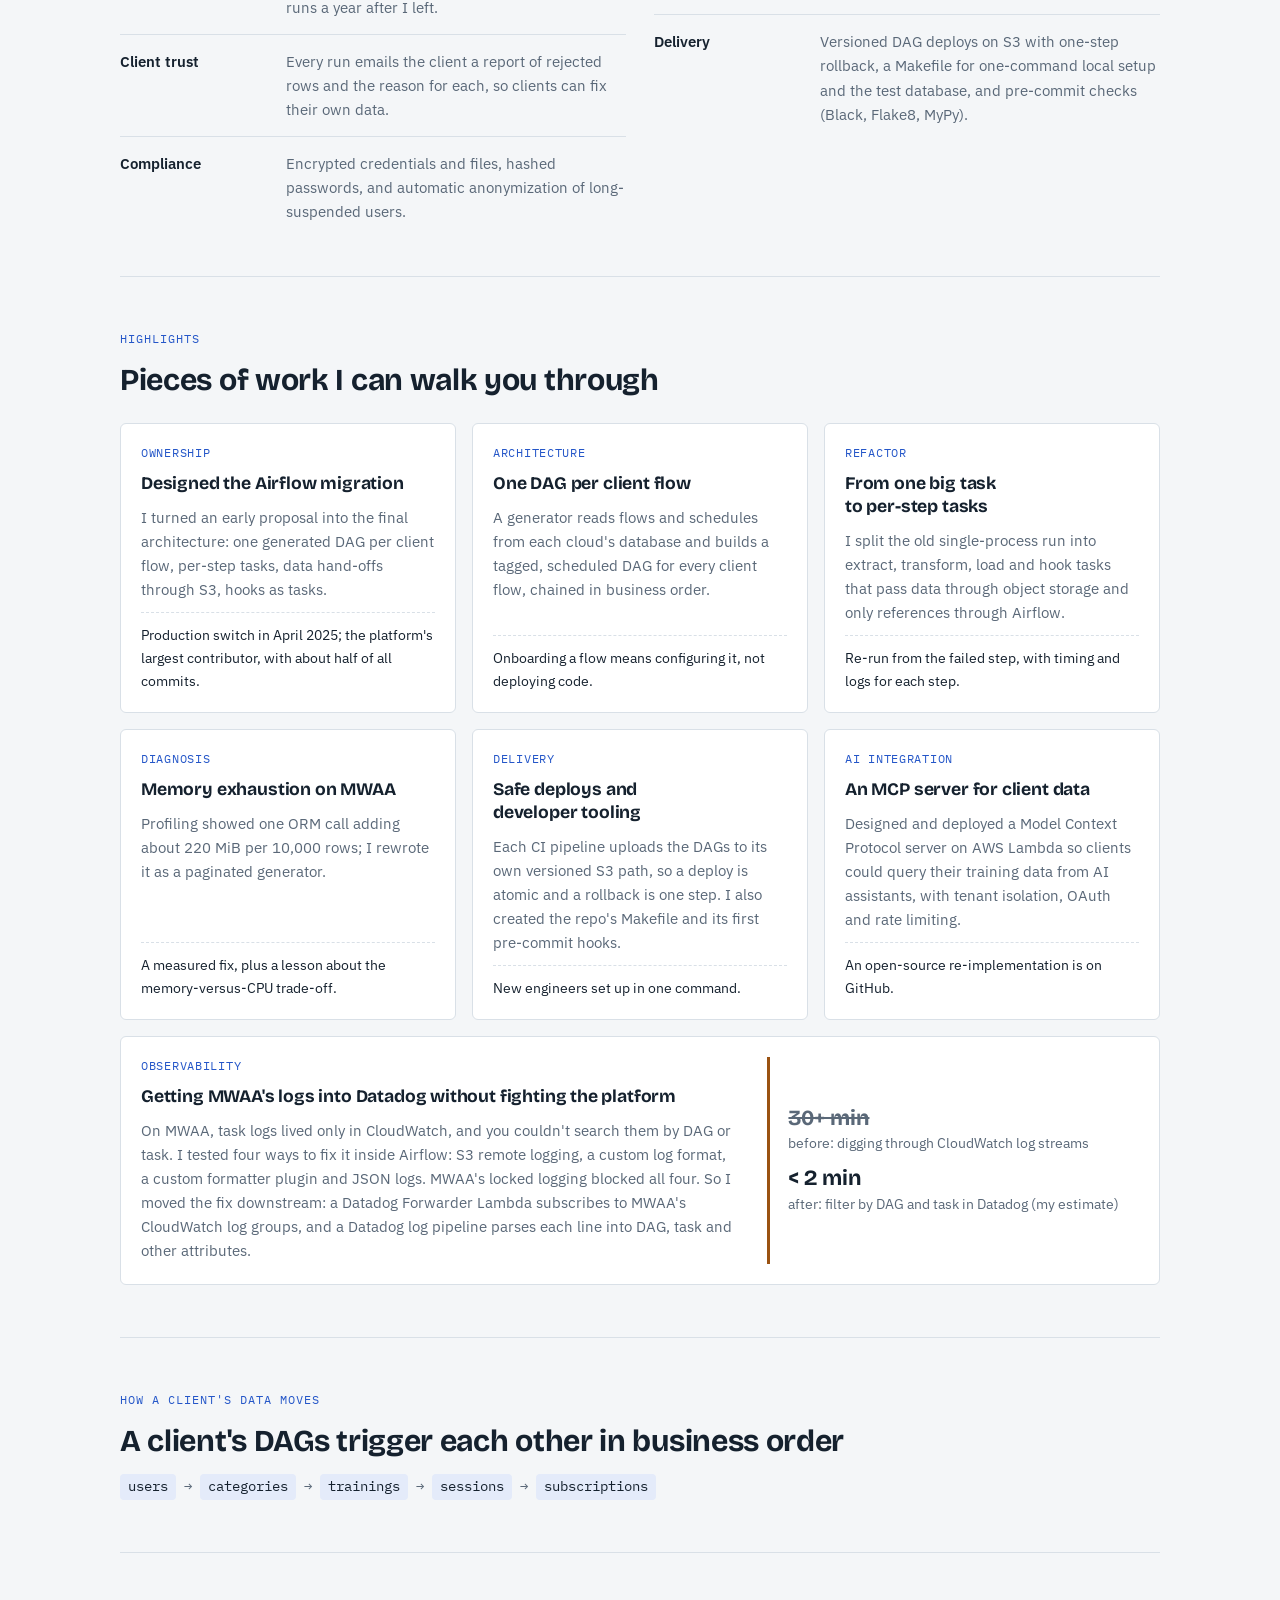
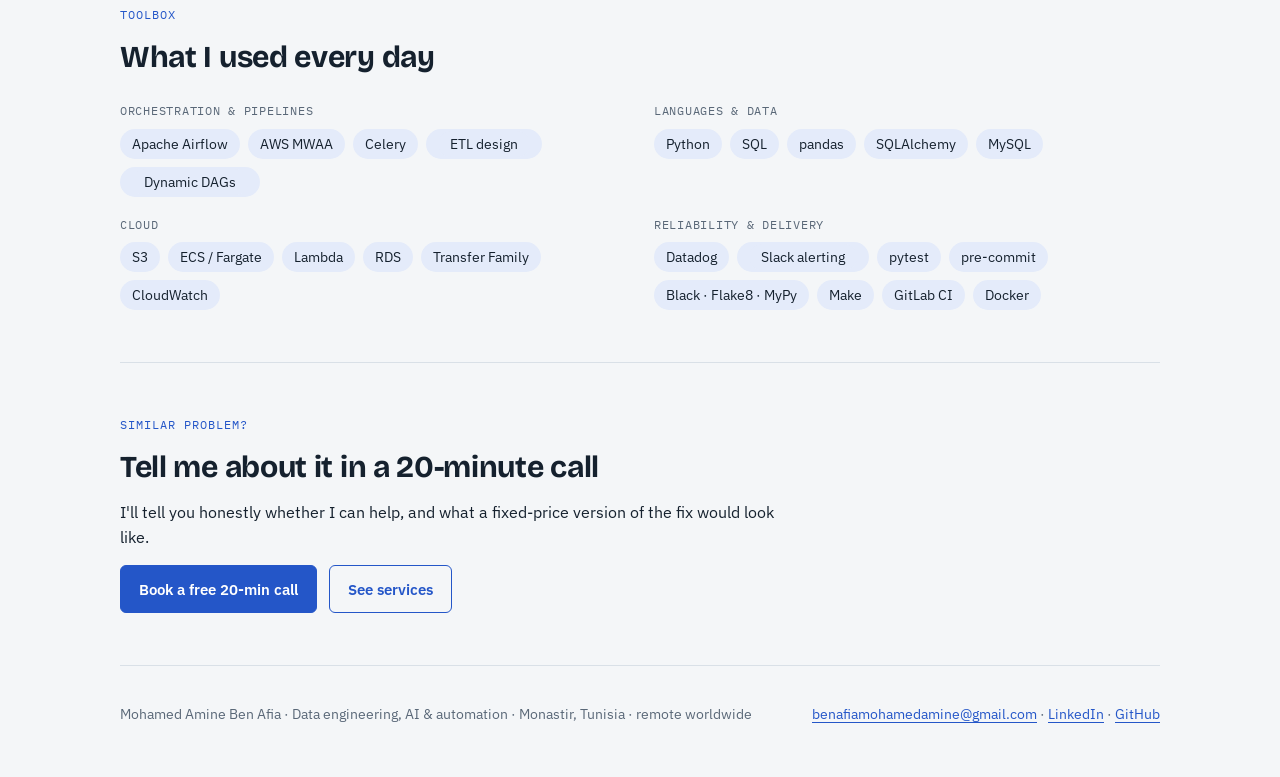
<file: site/work/integration-platform.html>
<!doctype html>
<html lang="en">
<head>
<meta charset="utf-8">
<meta name="viewport" content="width=device-width,initial-scale=1,viewport-fit=cover">
<title>Integration Platform · Case Study</title>
<meta name="title-en" content="Integration Platform · Case Study">
<meta name="title-fr" content="Plateforme d'intégration · Étude de cas">
<meta name="description" content="Four years building a multi-tenant integration platform for a European EdTech product, ending with 219 client flows on Apache Airflow (AWS MWAA).">
<meta property="og:title" content="Integration Platform · Case Study">
<meta property="og:description" content="Four years building a multi-tenant integration platform for a European EdTech product, ending with 219 client flows on Apache Airflow (AWS MWAA).">
<meta property="og:type" content="website">
<meta property="og:image" content="https://mabenafia.vercel.app/assets/og.png">
<meta property="og:image:width" content="1200">
<meta property="og:image:height" content="627">
<meta name="twitter:card" content="summary_large_image">
<meta name="theme-color" content="#f4f6f8">
<link rel="icon" href="../assets/favicon.svg" type="image/svg+xml">
<link rel="preconnect" href="https://fonts.googleapis.com">
<link rel="preconnect" href="https://fonts.gstatic.com" crossorigin>
<link rel="stylesheet" href="https://fonts.googleapis.com/css2?family=Bricolage+Grotesque:opsz,wght@12..96,500;12..96,700&family=IBM+Plex+Sans:wght@400;500;600&family=IBM+Plex+Mono:wght@400;500&display=swap">
<link rel="stylesheet" href="../assets/site.css">
<script src="../assets/lang.js"></script>
</head>
<body>
<header class="top"><div class="wrap">
  <a class="brand" href="../">Mohamed Amine Ben Afia</a>
  <nav class="nav" aria-label="Main">
    <a href="../#services"><span data-l="en">Services</span><span data-l="fr">Services</span></a>
    <a href="../#work"><span data-l="en">Work</span><span data-l="fr">Réalisations</span></a>
    <a class="hide-sm" href="../#projects"><span data-l="en">Projects</span><span data-l="fr">Projets</span></a>
    <a href="../#contact"><span data-l="en">Contact</span><span data-l="fr">Contact</span></a>
    <span class="lang" role="group" aria-label="Language / Langue"><button type="button" data-set="en" aria-pressed="true" onclick="setLang('en')">EN</button><button type="button" data-set="fr" aria-pressed="false" onclick="setLang('fr')">FR</button></span>
  </nav>
</div></header>
<div class="wrap">
<main>
<header class="page">
  <a class="back" href="../#work"><span data-l="en">← All work</span><span data-l="fr">← Toutes les réalisations</span></a>
  <div class="client"><span><span data-l="en">European EdTech platform</span><span data-l="fr">Plateforme EdTech européenne</span></span><span>2022 – 2025</span><span><span data-l="en">Employee, then migration lead</span><span data-l="fr">Salarié, puis responsable de la migration</span></span></div>
  <h1><span data-l="en">Four years building the integration platform that keeps client data flowing into an EdTech product</span><span data-l="fr">Quatre ans à construire la plateforme d'intégration qui alimente un produit EdTech avec les données de ses clients</span></h1>
  <p class="lede"><span data-l="en">At a European learning platform, every client's HR and training systems had to stay in sync with the product. I worked on that problem through three generations of the platform: from per-client scripts, to a configuration-driven engine, to a multi-tenant Airflow platform on AWS that I designed and brought to production. A year after I left, it still runs every night.</span><span data-l="fr">Dans une plateforme e-learning européenne, les systèmes RH et formation de chaque client devaient rester synchronisés avec le produit. J'ai travaillé sur ce problème à travers trois générations de la plateforme : des scripts par client, puis un moteur piloté par configuration, puis une plateforme Airflow multi-clients sur AWS, que j'ai conçue et menée jusqu'à la production. Un an après mon départ, elle tourne toujours chaque nuit.</span></p>
  <div class="figures" role="list"><div class="fig" role="listitem"><b>219</b><span><span data-l="en">client data flows migrated from Celery to Airflow on AWS MWAA, 153 of them active when I left</span><span data-l="fr">flux de données clients migrés de Celery vers Airflow sur AWS MWAA, dont 153 actifs à mon départ</span></span></div><div class="fig" role="listitem"><b>3 d <small>→</small> ½ d</b><span><span data-l="en">typical work to onboard a new client: custom scripting became configuration</span><span data-l="fr">de travail pour intégrer un nouveau client : le développement sur mesure est devenu de la configuration</span></span><em><span data-l="en">My estimate</span><span data-l="fr">Mon estimation</span></em></div><div class="fig" role="listitem"><b>30+ <small>→</small> &lt;2 <small>min</small></b><span><span data-l="en">to find and read a failed task's log, after I brought MWAA logs into Datadog</span><span data-l="fr">pour trouver et lire le log d'une tâche en échec, après l'intégration des logs MWAA dans Datadog</span></span><em><span data-l="en">My estimate</span><span data-l="fr">Mon estimation</span></em></div><div class="fig" role="listitem"><b>~45%</b><span><span data-l="en">fewer fix commits per month after the cut-over to Airflow</span><span data-l="fr">de commits de correction en moins par mois après le passage à Airflow</span></span></div><div class="fig" role="listitem"><b>100%</b><span><span data-l="en">of DAGs alert on failure, so the team usually knew about a problem before the client did</span><span data-l="fr">des DAG alertent en cas d'échec : l'équipe était généralement au courant avant le client</span></span></div><div class="fig" role="listitem"><b>98.6%</b><span><span data-l="en">task success a year later, across ~1,400 task runs a day for 93 client companies</span><span data-l="fr">de tâches réussies un an plus tard, sur ~1 400 exécutions par jour pour 93 entreprises clientes</span></span></div></div><p class="note"><span data-l="en">Flow, schedule and commit figures come from the codebase, its git history and production exports. “Fix commits” compares six months before and five months after the cut-over; a fix commit is a proxy, not an incident count. The onboarding and debugging times are my own estimates. The 98.6% figure is from a 14-day production window in November 2026, a year after I left: it describes the platform as the team runs it today.</span><span data-l="fr">Les chiffres de flux, de planification et de commits viennent du code, de son historique git et d'exports de production. Les « commits de correction » comparent six mois avant et cinq mois après la bascule ; c'est un indicateur, pas un nombre d'incidents. Les durées d'intégration et de débogage sont mes estimations. Le chiffre de 98,6 % provient d'une fenêtre de production de 14 jours en novembre 2026, un an après mon départ : il décrit la plateforme telle que l'équipe l'exploite aujourd'hui.</span></p>
</header><section aria-labelledby="problem"><span class="eyebrow"><span data-l="en">The business problem</span><span data-l="fr">Le problème</span></span><h2 id="problem"><span data-l="en">Every client sends its data differently, and the product has to stay correct anyway</span><span data-l="fr">Chaque client envoie ses données à sa façon, et le produit doit rester juste malgré tout</span></h2><p><span data-l="en">Each client company had its own HR or training system: SFTP drops of encrypted CSV files, REST APIs, or enterprise HR suites. Users, groups, courses, sessions and enrollments had to arrive in the product on schedule, with each client's own rules for who is active, what can be overwritten, and what happens to people who leave. A wrong sync means employees who can't log in, missing training records, or compliance gaps.</span><span data-l="fr">Chaque entreprise cliente avait son propre système RH ou formation : dépôts SFTP de fichiers CSV chiffrés, API REST ou suites RH d'entreprise. Utilisateurs, groupes, formations, sessions et inscriptions devaient arriver dans le produit à l'heure, avec les règles propres à chaque client : qui est actif, ce qui peut être écrasé, ce qui arrive aux personnes qui partent. Une synchronisation ratée, ce sont des salariés qui ne peuvent pas se connecter, des historiques de formation manquants ou des écarts de conformité.</span></p></section><section aria-labelledby="journey"><span class="eyebrow"><span data-l="en">What I built</span><span data-l="fr">Ce que j'ai construit</span></span><h2 id="journey"><span data-l="en">Three generations of the platform, and my part in each</span><span data-l="fr">Trois générations de la plateforme, et mon rôle dans chacune</span></h2><div class="track"><div class="stage "><div class="rail"><span class="dot" aria-hidden="true"></span><span class="bar" aria-hidden="true"></span></div><span class="when"><span data-l="en">2022 – 2025 · legacy</span><span data-l="fr">2022 – 2025 · historique</span></span><h3><span data-l="en">Per-client connectors</span><span data-l="fr">Connecteurs par client</span></h3><ul><li><span data-l="en">One script per client, run by cron on a single server: about 25 connectors and 118 client configurations</span><span data-l="fr">Un script par client, lancé par cron sur un seul serveur : environ 25 connecteurs et 118 configurations clients</span></li><li><span data-l="en">Fast to start, but duplicated code and no isolation</span><span data-l="fr">Rapide à démarrer, mais du code dupliqué et aucune isolation</span></li></ul><p class="role"><span data-l="en">Ran the cron server and owned connectors end to end: spec meetings with the project managers (and twice with a client's technical team), development, pre-production testing, release, monitoring and support tickets. Built new ones from scratch (a school-management system over SFTP, a training-management REST API, a SCORM content import) and an SAP SuccessFactors integration, led the most complex training-management connector through its v2 and v3, and maintained the rest.</span><span data-l="fr">J'exploitais le serveur cron et je gérais les connecteurs de bout en bout : réunions de spécification avec les chefs de projet (et deux fois avec l'équipe technique d'un client), développement, tests en préproduction, mise en production, supervision et tickets de support. J'en ai créé de nouveaux de zéro (un système de gestion d'école via SFTP, une API REST de gestion de formation, un import de contenus SCORM) ainsi qu'une intégration SAP SuccessFactors, j'ai mené le connecteur de gestion de formation le plus complexe jusqu'à ses v2 et v3, et maintenu les autres.</span></p></div><div class="stage "><div class="rail"><span class="dot" aria-hidden="true"></span><span class="bar" aria-hidden="true"></span></div><span class="when">2022 – 2025 · Celery on AWS ECS</span><h3><span data-l="en">A configuration-driven engine</span><span data-l="fr">Un moteur piloté par configuration</span></h3><ul><li><span data-l="en">Flows defined in a back office instead of written in code</span><span data-l="fr">Des flux définis dans un back-office au lieu d'être codés</span></li><li><span data-l="en">A layered ETL engine with lifecycle hooks, run by Celery workers</span><span data-l="fr">Un moteur ETL en couches avec des hooks de cycle de vie, exécuté par des workers Celery</span></li></ul><p class="role"><span data-l="en">One of the two main developers, with 559 commits: client flows, hooks and the shared engine.</span><span data-l="fr">L'un des deux principaux développeurs, avec 559 commits : flux clients, hooks et moteur commun.</span></p></div><div class="stage now"><div class="rail"><span class="dot" aria-hidden="true"></span><span class="bar" aria-hidden="true"></span></div><span class="when">2024 – 2025 · Airflow · AWS MWAA</span><h3><span data-l="en">A multi-tenant orchestration platform</span><span data-l="fr">Une plateforme d'orchestration multi-clients</span></h3><ul><li><span data-l="en">One DAG generated per client flow: 219 flows migrated, 153 active, 14 tasks per DAG</span><span data-l="fr">Un DAG généré par flux client : 219 flux migrés, 153 actifs, 14 tâches par DAG</span></li><li><span data-l="en">Dependent flows trigger each other's DAGs in business order</span><span data-l="fr">Les flux dépendants se déclenchent dans l'ordre métier</span></li><li><span data-l="en">Per-step tasks, retries, alerts and lossless hand-offs between steps</span><span data-l="fr">Des tâches par étape, des relances, des alertes et des passages de relais sans perte entre étapes</span></li></ul><p class="role"><span data-l="en">Designed the migration, turning an early proposal into the final architecture. Built it largely alone for six months, then led a team of three through to the production switch in April 2025.</span><span data-l="fr">J'ai conçu la migration, en transformant une première proposition en architecture finale. Je l'ai construite en grande partie seul pendant six mois, puis j'ai mené une équipe de trois personnes jusqu'à la mise en production en avril 2025.</span></p></div></div></section><section aria-labelledby="later"><span class="eyebrow"><span data-l="en">A year later</span><span data-l="fr">Un an plus tard</span></span><h2 id="later"><span data-l="en">The platform still runs in production, maintained by the team</span><span data-l="fr">La plateforme tourne toujours en production, maintenue par l'équipe</span></h2><div class="cols"><div class="col"><p><span data-l="en">I left in November 2025. In November 2026 the team ran production queries over a 14-day window. The platform had grown to a third cloud and kept the same design: one generated DAG per client flow, alerts on every DAG, logs searchable by DAG and task.</span><span data-l="fr">Je suis parti en novembre 2025. En novembre 2026, l'équipe a interrogé la production sur une fenêtre de 14 jours. La plateforme s'est étendue à un troisième cloud et garde la même conception : un DAG généré par flux client, des alertes sur chaque DAG, des logs consultables par DAG et par tâche.</span></p><div class="kv"><div><b>111</b><span><span data-l="en">active client flows</span><span data-l="fr">flux clients actifs</span></span></div><div><b>93</b><span><span data-l="en">client companies on 3 clouds</span><span data-l="fr">entreprises clientes sur 3 clouds</span></span></div><div><b>~1,400</b><span><span data-l="en">task runs a day</span><span data-l="fr">exécutions de tâches par jour</span></span></div><div><b>98.6%</b><span><span data-l="en">task success</span><span data-l="fr">de tâches réussies</span></span></div></div></div><div class="col"><h3><span data-l="en">Why DAG runs fail, over 1,606 runs</span><span data-l="fr">Pourquoi les exécutions échouent, sur 1 606 exécutions</span></h3><div class="runbar" role="img" aria-label="1,391 / ~180 / ~35"><i style="width:86.6%;background:var(--accent)"></i><i style="width:11.2%;background:var(--signal)"></i><i style="width:2.2%;background:var(--ink)"></i></div><ul class="legend"><li><span class="sw" style="background:var(--accent)"></span><span><span data-l="en">Succeeded</span><span data-l="fr">Réussies</span></span><span class="n">1,391</span></li><li><span class="sw" style="background:var(--signal)"></span><span><span data-l="en">No input: the client's file wasn't there</span><span data-l="fr">Pas de données : le fichier du client était absent</span></span><span class="n">~180</span></li><li><span class="sw" style="background:var(--ink)"></span><span><span data-l="en">Real task error</span><span data-l="fr">Vraie erreur de tâche</span></span><span class="n">~35</span></li></ul><p class="note"><span data-l="en">About 98% of runs either succeed or stop because the client's file is missing. Counting a missing file as a failure is a design choice I'd revisit: a sensor or a soft skip would keep the failure rate honest.</span><span data-l="fr">Environ 98 % des exécutions réussissent ou s'arrêtent faute de fichier client. Compter un fichier absent comme un échec est un choix que je revisiterais : un sensor ou un saut « doux » rendrait le taux d'échec plus juste.</span></p></div></div></section><section aria-labelledby="value"><span class="eyebrow"><span data-l="en">Value delivered</span><span data-l="fr">Valeur apportée</span></span><h2 id="value"><span data-l="en">What changed for the business, and under the hood</span><span data-l="fr">Ce qui a changé pour l'entreprise, et sous le capot</span></h2><div class="cols"><div class="col"><h3><span data-l="en">For the business</span><span data-l="fr">Pour l'entreprise</span> <span class="tag"><span data-l="en">outcomes</span><span data-l="fr">résultats</span></span></h3><ul class="vlist"><li><span class="k"><span data-l="en">Faster onboarding</span><span data-l="fr">Intégration plus rapide</span></span><span class="v"><span data-l="en">From about 3 days of custom scripting to about half a day of configuration (my estimate). Most clients needed no client-specific code, customizations came from a library of 43 reusable hooks, and 73% of clients went live the day their flow was configured.</span><span data-l="fr">D'environ 3 jours de développement sur mesure à environ une demi-journée de configuration (mon estimation). La plupart des clients n'ont nécessité aucun code spécifique, les personnalisations venaient d'une bibliothèque de 43 hooks réutilisables, et 73 % des clients ont démarré le jour même de la configuration de leur flux.</span></span></li><li><span class="k"><span data-l="en">Problems found first</span><span data-l="fr">Problèmes détectés en premier</span></span><span class="v"><span data-l="en">On the old system, clients or support usually reported a failed sync. With alerts on every DAG and a daily morning check, the team found failures first. Almost 9 in 10 syncs ran overnight, so most problems were fixed before the client's working day started.</span><span data-l="fr">Sur l'ancien système, c'étaient en général les clients ou le support qui signalaient une synchronisation ratée. Avec des alertes sur chaque DAG et un contrôle chaque matin, l'équipe détectait les échecs en premier. Près de 9 synchronisations sur 10 tournaient la nuit : la plupart des problèmes étaient réglés avant le début de la journée du client.</span></span></li><li><span class="k"><span data-l="en">Fewer fixes</span><span data-l="fr">Moins de corrections</span></span><span class="v"><span data-l="en">Fix commits per month dropped about 45% after the move to Airflow, and Slack alerts link straight to the failing step.</span><span data-l="fr">Les commits de correction ont baissé d'environ 45 % par mois après le passage à Airflow, et les alertes Slack pointent directement vers l'étape en échec.</span></span></li><li><span class="k"><span data-l="en">Continuity</span><span data-l="fr">Continuité</span></span><span class="v"><span data-l="en">The migration reached production in April 2025 without a big-bang switch, and the platform still runs a year after I left.</span><span data-l="fr">La migration est passée en production en avril 2025 sans bascule brutale, et la plateforme tourne toujours un an après mon départ.</span></span></li><li><span class="k"><span data-l="en">Client trust</span><span data-l="fr">Confiance client</span></span><span class="v"><span data-l="en">Every run emails the client a report of rejected rows and the reason for each, so clients can fix their own data.</span><span data-l="fr">Chaque exécution envoie au client un rapport des lignes rejetées et de la raison de chaque rejet, pour qu'il corrige lui-même ses données.</span></span></li><li><span class="k"><span data-l="en">Compliance</span><span data-l="fr">Conformité</span></span><span class="v"><span data-l="en">Encrypted credentials and files, hashed passwords, and automatic anonymization of long-suspended users.</span><span data-l="fr">Identifiants et fichiers chiffrés, mots de passe hachés, et anonymisation automatique des utilisateurs suspendus depuis longtemps.</span></span></li></ul></div><div class="col"><h3><span data-l="en">Under the hood</span><span data-l="fr">Sous le capot</span> <span class="tag"><span data-l="en">engineering</span><span data-l="fr">technique</span></span></h3><ul class="vlist"><li><span class="k"><span data-l="en">Orchestration</span><span data-l="fr">Orchestration</span></span><span class="v"><span data-l="en">Dynamic DAG generation from database configs, task groups, branching, and flow-to-flow triggers that never cascade from a manual test run.</span><span data-l="fr">Génération dynamique de DAG à partir de configurations en base, groupes de tâches, branchements, et déclenchements entre flux qui ne se propagent jamais depuis un test manuel.</span></span></li><li><span class="k"><span data-l="en">Observability</span><span data-l="fr">Observabilité</span></span><span class="v"><span data-l="en">A Lambda forwarder ships MWAA's CloudWatch logs to Datadog, and a Datadog log pipeline parses them so you can filter by DAG and task. Airflow's own logging stays untouched.</span><span data-l="fr">Une Lambda transfère les logs CloudWatch de MWAA vers Datadog, où un pipeline de logs les analyse pour filtrer par DAG et par tâche. La journalisation d'Airflow reste intacte.</span></span></li><li><span class="k"><span data-l="en">Data integrity</span><span data-l="fr">Intégrité des données</span></span><span class="v"><span data-l="en">Idempotent upserts on business keys, snapshot comparison to deactivate missing records, soft deletes, and a user-lifecycle state machine.</span><span data-l="fr">Upserts idempotents sur clés métier, comparaison de snapshots pour désactiver les enregistrements disparus, suppressions logiques, et machine à états pour le cycle de vie des utilisateurs.</span></span></li><li><span class="k"><span data-l="en">Type safety</span><span data-l="fr">Typage</span></span><span class="v"><span data-l="en">A schema saved next to each intermediate file, so integers, booleans, dates and nulls survive every hand-off between tasks.</span><span data-l="fr">Un schéma enregistré à côté de chaque fichier intermédiaire, pour que entiers, booléens, dates et valeurs nulles survivent à chaque passage entre tâches.</span></span></li><li><span class="k"><span data-l="en">Performance</span><span data-l="fr">Performance</span></span><span class="v"><span data-l="en">Line-by-line memory and CPU profiling on MWAA, then paginated loading to fix worker memory exhaustion.</span><span data-l="fr">Profilage mémoire et CPU ligne par ligne sur MWAA, puis chargement paginé pour corriger l'épuisement mémoire des workers.</span></span></li><li><span class="k"><span data-l="en">Delivery</span><span data-l="fr">Livraison</span></span><span class="v"><span data-l="en">Versioned DAG deploys on S3 with one-step rollback, a Makefile for one-command local setup and the test database, and pre-commit checks (Black, Flake8, MyPy).</span><span data-l="fr">Déploiements de DAG versionnés sur S3 avec retour arrière en une étape, un Makefile pour installer l'environnement local et la base de test en une commande, et des contrôles pre-commit (Black, Flake8, MyPy).</span></span></li></ul></div></div></section><section aria-labelledby="highlights"><span class="eyebrow"><span data-l="en">Highlights</span><span data-l="fr">Points forts</span></span><h2 id="highlights"><span data-l="en">Pieces of work I can walk you through</span><span data-l="fr">Des réalisations que je peux vous détailler</span></h2><div class="grid"><article class="card"><span class="k"><span data-l="en">Ownership</span><span data-l="fr">Prise en main</span></span><h3><span data-l="en">Designed the Airflow migration</span><span data-l="fr">Conception de la migration Airflow</span></h3><p><span data-l="en">I turned an early proposal into the final architecture: one generated DAG per client flow, per-step tasks, data hand-offs through S3, hooks as tasks.</span><span data-l="fr">J'ai transformé une première proposition en architecture finale : un DAG généré par flux client, des tâches par étape, des passages de données via S3, des hooks sous forme de tâches.</span></p><p class="out"><span data-l="en">Production switch in April 2025; the platform's largest contributor, with about half of all commits.</span><span data-l="fr">Mise en production en avril 2025 ; principal contributeur de la plateforme, avec environ la moitié des commits.</span></p></article><article class="card"><span class="k"><span data-l="en">Architecture</span><span data-l="fr">Architecture</span></span><h3><span data-l="en">One DAG per client flow</span><span data-l="fr">Un DAG par flux client</span></h3><p><span data-l="en">A generator reads flows and schedules from each cloud's database and builds a tagged, scheduled DAG for every client flow, chained in business order.</span><span data-l="fr">Un générateur lit les flux et plannings dans la base de chaque cloud et construit un DAG planifié et étiqueté pour chaque flux client, enchaîné dans l'ordre métier.</span></p><p class="out"><span data-l="en">Onboarding a flow means configuring it, not deploying code.</span><span data-l="fr">Intégrer un flux, c'est le configurer, pas déployer du code.</span></p></article><article class="card"><span class="k"><span data-l="en">Refactor</span><span data-l="fr">Refonte</span></span><h3><span data-l="en">From one big task to per-step tasks</span><span data-l="fr">D'une grosse tâche à des tâches par étape</span></h3><p><span data-l="en">I split the old single-process run into extract, transform, load and hook tasks that pass data through object storage and only references through Airflow.</span><span data-l="fr">J'ai découpé l'ancienne exécution monolithique en tâches d'extraction, de transformation, de chargement et de hooks qui font transiter les données par le stockage objet et seulement des références par Airflow.</span></p><p class="out"><span data-l="en">Re-run from the failed step, with timing and logs for each step.</span><span data-l="fr">Relance depuis l'étape en échec, avec durée et logs pour chaque étape.</span></p></article><article class="card"><span class="k"><span data-l="en">Diagnosis</span><span data-l="fr">Diagnostic</span></span><h3><span data-l="en">Memory exhaustion on MWAA</span><span data-l="fr">Épuisement mémoire sur MWAA</span></h3><p><span data-l="en">Profiling showed one ORM call adding about 220 MiB per 10,000 rows; I rewrote it as a paginated generator.</span><span data-l="fr">Le profilage a montré qu'un appel ORM ajoutait environ 220 Mio par tranche de 10 000 lignes ; je l'ai réécrit en générateur paginé.</span></p><p class="out"><span data-l="en">A measured fix, plus a lesson about the memory-versus-CPU trade-off.</span><span data-l="fr">Une correction mesurée, et une leçon sur l'arbitrage mémoire/CPU.</span></p></article><article class="card"><span class="k"><span data-l="en">Delivery</span><span data-l="fr">Livraison</span></span><h3><span data-l="en">Safe deploys and developer tooling</span><span data-l="fr">Déploiements sûrs et outillage</span></h3><p><span data-l="en">Each CI pipeline uploads the DAGs to its own versioned S3 path, so a deploy is atomic and a rollback is one step. I also created the repo's Makefile and its first pre-commit hooks.</span><span data-l="fr">Chaque pipeline CI publie les DAG dans un chemin S3 versionné : un déploiement est atomique et un retour arrière se fait en une étape. J'ai aussi créé le Makefile du dépôt et ses premiers hooks pre-commit.</span></p><p class="out"><span data-l="en">New engineers set up in one command.</span><span data-l="fr">Un nouvel ingénieur s'installe en une commande.</span></p></article><article class="card"><span class="k"><span data-l="en">AI integration</span><span data-l="fr">Intégration IA</span></span><h3><span data-l="en">An MCP server for client data</span><span data-l="fr">Un serveur MCP pour les données clients</span></h3><p><span data-l="en">Designed and deployed a Model Context Protocol server on AWS Lambda so clients could query their training data from AI assistants, with tenant isolation, OAuth and rate limiting.</span><span data-l="fr">Conception et déploiement d'un serveur Model Context Protocol sur AWS Lambda pour que les clients interrogent leurs données de formation depuis des assistants IA, avec isolation par client, OAuth et limitation de débit.</span></p><p class="out"><span data-l="en">An open-source re-implementation is on GitHub.</span><span data-l="fr">Une réimplémentation open source est sur GitHub.</span></p></article><article class="card wide"><div class="body"><span class="k"><span data-l="en">Observability</span><span data-l="fr">Observabilité</span></span><h3><span data-l="en">Getting MWAA's logs into Datadog without fighting the platform</span><span data-l="fr">Amener les logs MWAA dans Datadog sans lutter contre la plateforme</span></h3><p><span data-l="en">On MWAA, task logs lived only in CloudWatch, and you couldn't search them by DAG or task. I tested four ways to fix it inside Airflow: S3 remote logging, a custom log format, a custom formatter plugin and JSON logs. MWAA's locked logging blocked all four. So I moved the fix downstream: a Datadog Forwarder Lambda subscribes to MWAA's CloudWatch log groups, and a Datadog log pipeline parses each line into DAG, task and other attributes.</span><span data-l="fr">Sur MWAA, les logs des tâches n'existaient que dans CloudWatch, sans recherche possible par DAG ou par tâche. J'ai testé quatre solutions dans Airflow : journalisation distante S3, format de log personnalisé, plugin de formatage et logs JSON. La journalisation verrouillée de MWAA a bloqué les quatre. J'ai donc déplacé la solution en aval : une Lambda Datadog Forwarder s'abonne aux groupes de logs CloudWatch de MWAA, et un pipeline de logs Datadog découpe chaque ligne en DAG, tâche et autres attributs.</span></p></div><div class="ba"><div class="before"><b>30+ min</b><span><span data-l="en">before: digging through CloudWatch log streams</span><span data-l="fr">avant : fouiller les flux de logs CloudWatch</span></span></div><div><b>&lt; 2 min</b><span><span data-l="en">after: filter by DAG and task in Datadog (my estimate)</span><span data-l="fr">après : filtrer par DAG et par tâche dans Datadog (mon estimation)</span></span></div></div></article></div></section><section aria-labelledby="order"><span class="eyebrow"><span data-l="en">How a client's data moves</span><span data-l="fr">Comment circulent les données d'un client</span></span><h2 id="order"><span data-l="en">A client's DAGs trigger each other in business order</span><span data-l="fr">Les DAG d'un client se déclenchent dans l'ordre métier</span></h2><div class="chain"><span class="n">users</span><span class="a">→</span><span class="n">categories</span><span class="a">→</span><span class="n">trainings</span><span class="a">→</span><span class="n">sessions</span><span class="a">→</span><span class="n">subscriptions</span></div></section><section aria-labelledby="tools"><span class="eyebrow"><span data-l="en">Toolbox</span><span data-l="fr">Outils</span></span><h2 id="tools"><span data-l="en">What I used every day</span><span data-l="fr">Ce que j'utilisais au quotidien</span></h2><dl class="tools"><div><dt><span data-l="en">Orchestration &amp; pipelines</span><span data-l="fr">Orchestration &amp; pipelines</span></dt><dd class="chips"><span>Apache Airflow</span><span>AWS MWAA</span><span>Celery</span><span><span data-l="en">ETL design</span><span data-l="fr">Conception ETL</span></span><span><span data-l="en">Dynamic DAGs</span><span data-l="fr">DAG dynamiques</span></span></dd></div><div><dt><span data-l="en">Languages &amp; data</span><span data-l="fr">Langages &amp; données</span></dt><dd class="chips"><span>Python</span><span>SQL</span><span>pandas</span><span>SQLAlchemy</span><span>MySQL</span></dd></div><div><dt>Cloud</dt><dd class="chips"><span>S3</span><span>ECS / Fargate</span><span>Lambda</span><span>RDS</span><span>Transfer Family</span><span>CloudWatch</span></dd></div><div><dt><span data-l="en">Reliability &amp; delivery</span><span data-l="fr">Fiabilité &amp; livraison</span></dt><dd class="chips"><span>Datadog</span><span><span data-l="en">Slack alerting</span><span data-l="fr">Alertes Slack</span></span><span>pytest</span><span>pre-commit</span><span>Black · Flake8 · MyPy</span><span>Make</span><span>GitLab CI</span><span>Docker</span></dd></div></dl></section><section aria-labelledby="next">
  <span class="eyebrow"><span data-l="en">Similar problem?</span><span data-l="fr">Un problème similaire ?</span></span>
  <h2 id="next"><span data-l="en">Tell me about it in a 20-minute call</span><span data-l="fr">Parlons-en lors d'un appel de 20 minutes</span></h2>
  <p><span data-l="en">I'll tell you honestly whether I can help, and what a fixed-price version of the fix would look like.</span><span data-l="fr">Je vous dis franchement si je peux aider, et à quoi ressemblerait la solution à prix fixe.</span></p>
  <div class="actions"><a class="btn primary" data-l="en" href="https://cal.com/mabenafia/intro">Book a free 20-min call</a><a class="btn primary" data-l="fr" href="https://cal.com/mabenafia/intro">Réserver un appel gratuit de 20 min</a><a class="btn ghost" href="../#services"><span data-l="en">See services</span><span data-l="fr">Voir les services</span></a></div>
</section>
</main>
<footer>
  <span><span data-l="en">Mohamed Amine Ben Afia · Data engineering, AI &amp; automation · Monastir, Tunisia · remote worldwide</span><span data-l="fr">Mohamed Amine Ben Afia · Data engineering, IA &amp; automatisation · Monastir, Tunisie · à distance partout</span></span>
  <span><a href="mailto:benafiamohamedamine@gmail.com">benafiamohamedamine@gmail.com</a> · <a href="https://www.linkedin.com/in/mabenafia/">LinkedIn</a> · <a href="https://github.com/MedAmine-SUDO">GitHub</a></span>
</footer>
</div>
</body>
</html>
</file>
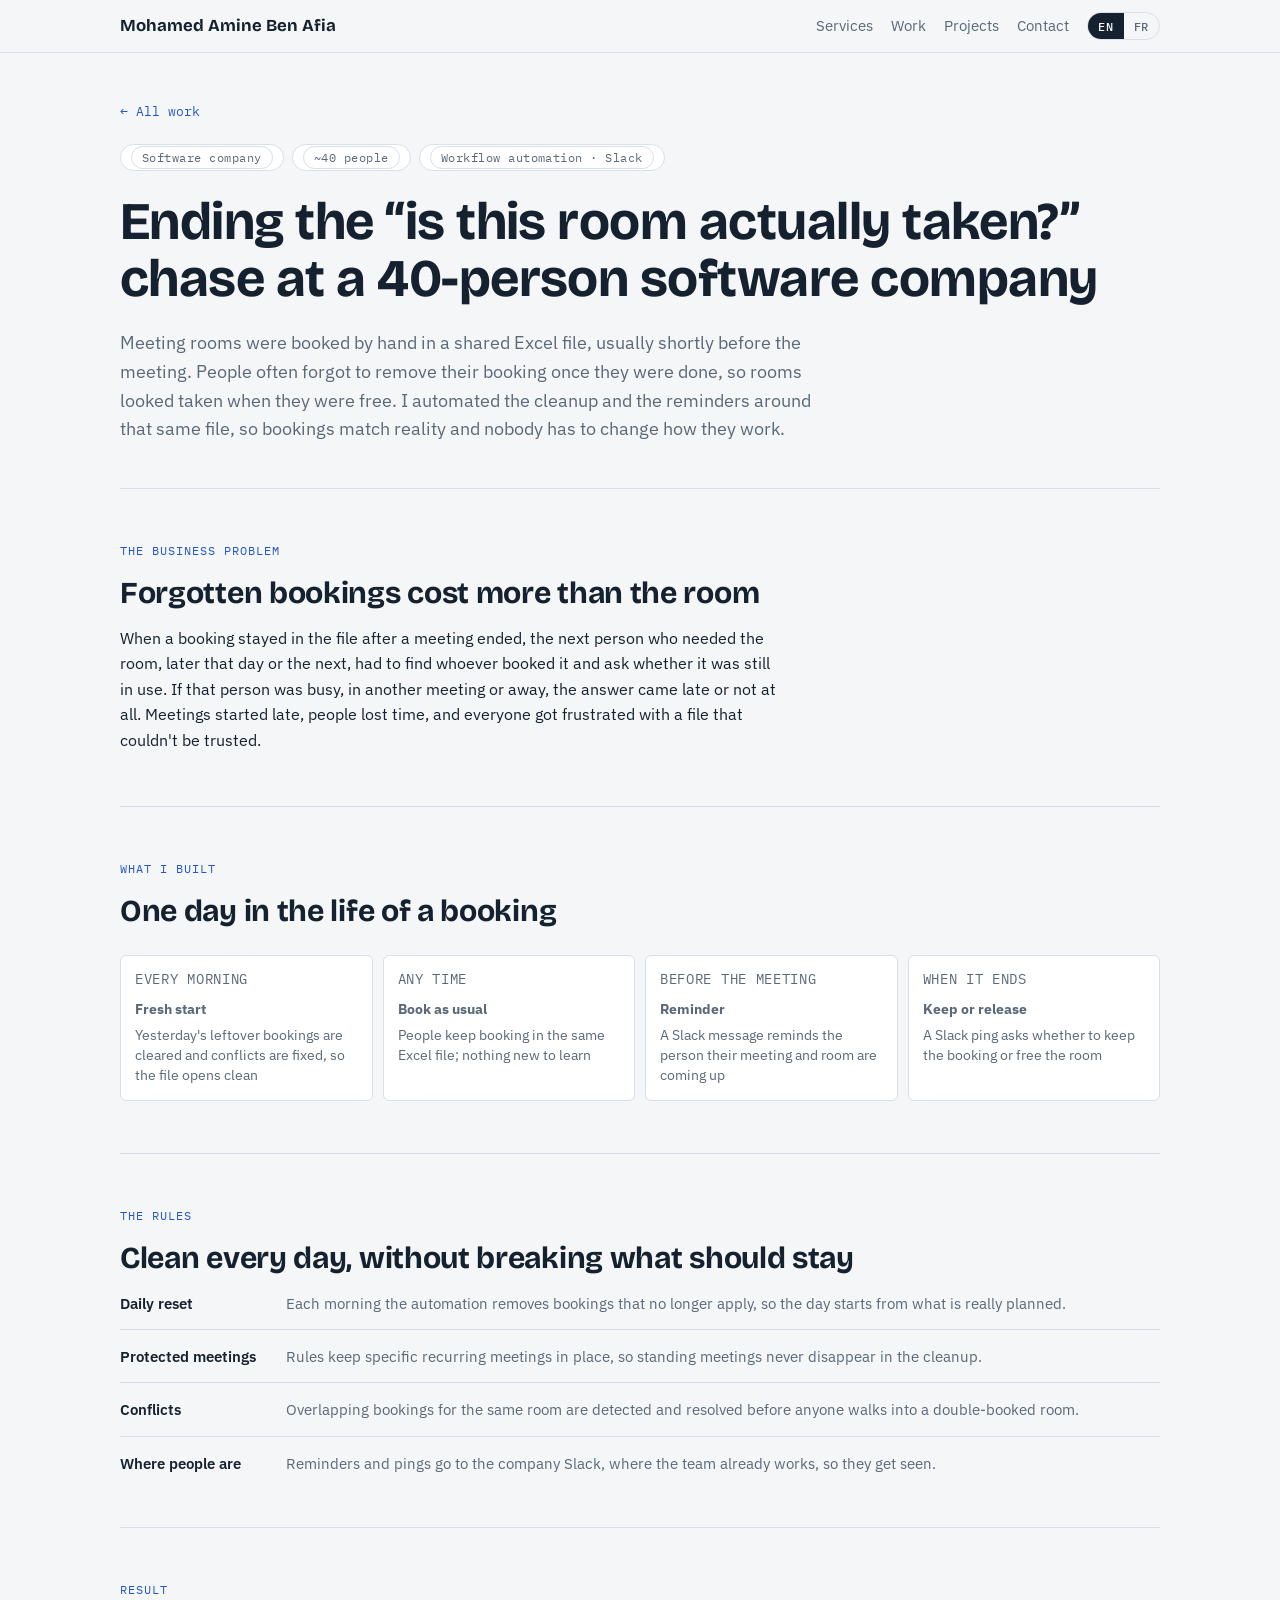
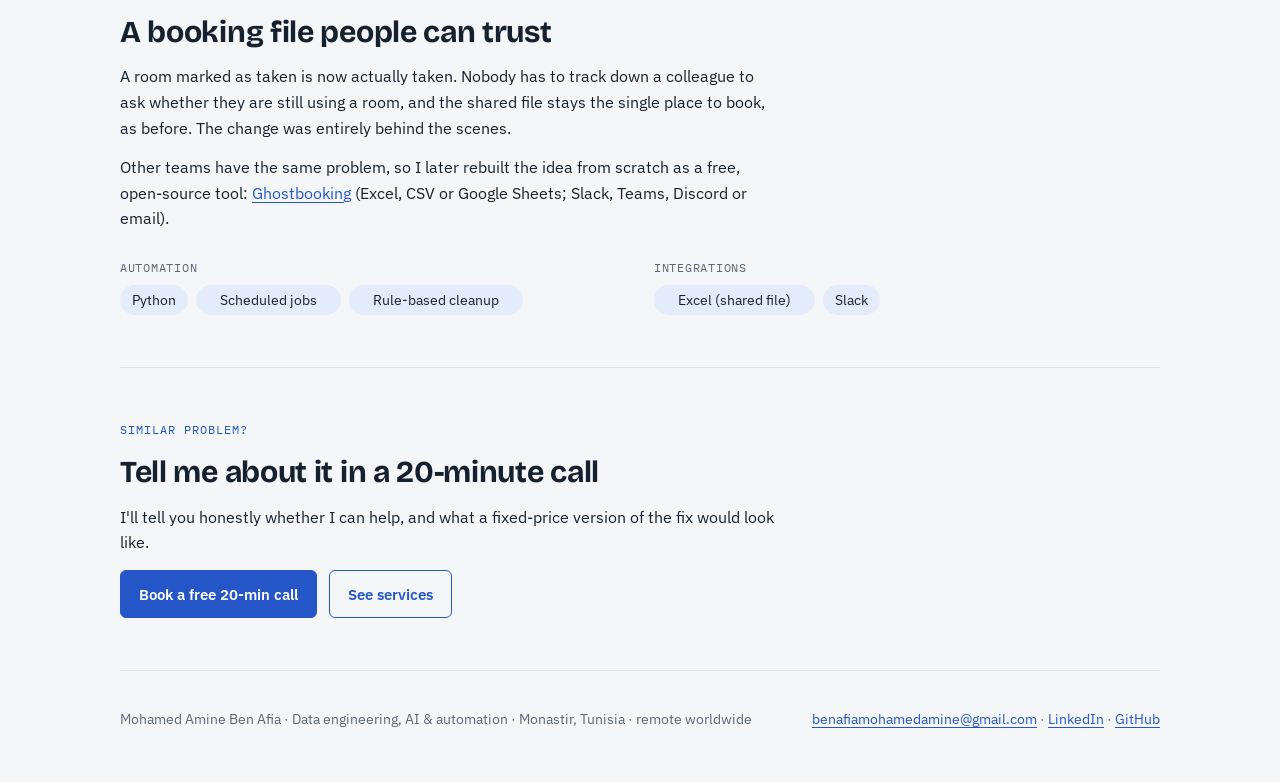
<file: site/work/meeting-rooms.html>
<!doctype html>
<html lang="en">
<head>
<meta charset="utf-8">
<meta name="viewport" content="width=device-width,initial-scale=1,viewport-fit=cover">
<title>Meeting Room Cleanup · Case Study</title>
<meta name="title-en" content="Meeting Room Cleanup · Case Study">
<meta name="title-fr" content="Salles de réunion · Étude de cas">
<meta name="description" content="Daily cleanup of forgotten meeting-room bookings plus Slack reminders at a 40-person software company.">
<meta property="og:title" content="Meeting Room Cleanup · Case Study">
<meta property="og:description" content="Daily cleanup of forgotten meeting-room bookings plus Slack reminders at a 40-person software company.">
<meta property="og:type" content="website">
<meta property="og:image" content="https://mabenafia.vercel.app/assets/og.png">
<meta property="og:image:width" content="1200">
<meta property="og:image:height" content="627">
<meta name="twitter:card" content="summary_large_image">
<meta name="theme-color" content="#f4f6f8">
<link rel="icon" href="../assets/favicon.svg" type="image/svg+xml">
<link rel="preconnect" href="https://fonts.googleapis.com">
<link rel="preconnect" href="https://fonts.gstatic.com" crossorigin>
<link rel="stylesheet" href="https://fonts.googleapis.com/css2?family=Bricolage+Grotesque:opsz,wght@12..96,500;12..96,700&family=IBM+Plex+Sans:wght@400;500;600&family=IBM+Plex+Mono:wght@400;500&display=swap">
<link rel="stylesheet" href="../assets/site.css">
<script src="../assets/lang.js"></script>
</head>
<body>
<header class="top"><div class="wrap">
  <a class="brand" href="../">Mohamed Amine Ben Afia</a>
  <nav class="nav" aria-label="Main">
    <a href="../#services"><span data-l="en">Services</span><span data-l="fr">Services</span></a>
    <a href="../#work"><span data-l="en">Work</span><span data-l="fr">Réalisations</span></a>
    <a class="hide-sm" href="../#projects"><span data-l="en">Projects</span><span data-l="fr">Projets</span></a>
    <a href="../#contact"><span data-l="en">Contact</span><span data-l="fr">Contact</span></a>
    <span class="lang" role="group" aria-label="Language / Langue"><button type="button" data-set="en" aria-pressed="true" onclick="setLang('en')">EN</button><button type="button" data-set="fr" aria-pressed="false" onclick="setLang('fr')">FR</button></span>
  </nav>
</div></header>
<div class="wrap">
<main>
<header class="page">
  <a class="back" href="../#work"><span data-l="en">← All work</span><span data-l="fr">← Toutes les réalisations</span></a>
  <div class="client"><span><span data-l="en">Software company</span><span data-l="fr">Éditeur de logiciels</span></span><span><span data-l="en">~40 people</span><span data-l="fr">~40 personnes</span></span><span><span data-l="en">Workflow automation · Slack</span><span data-l="fr">Automatisation · Slack</span></span></div>
  <h1><span data-l="en">Ending the “is this room actually taken?” chase at a 40-person software company</span><span data-l="fr">Fini les « cette salle est-elle vraiment prise ? » dans un éditeur de logiciels de 40 personnes</span></h1>
  <p class="lede"><span data-l="en">Meeting rooms were booked by hand in a shared Excel file, usually shortly before the meeting. People often forgot to remove their booking once they were done, so rooms looked taken when they were free. I automated the cleanup and the reminders around that same file, so bookings match reality and nobody has to change how they work.</span><span data-l="fr">Les salles de réunion se réservaient à la main dans un fichier Excel partagé, souvent peu avant la réunion. Les gens oubliaient régulièrement de retirer leur réservation après coup : les salles paraissaient prises alors qu'elles étaient libres. J'ai automatisé le nettoyage et les rappels autour de ce même fichier, pour que les réservations reflètent la réalité sans changer les habitudes de personne.</span></p>
  
</header><section aria-labelledby="problem"><span class="eyebrow"><span data-l="en">The business problem</span><span data-l="fr">Le problème</span></span><h2 id="problem"><span data-l="en">Forgotten bookings cost more than the room</span><span data-l="fr">Une réservation oubliée coûte plus cher que la salle</span></h2><p><span data-l="en">When a booking stayed in the file after a meeting ended, the next person who needed the room, later that day or the next, had to find whoever booked it and ask whether it was still in use. If that person was busy, in another meeting or away, the answer came late or not at all. Meetings started late, people lost time, and everyone got frustrated with a file that couldn't be trusted.</span><span data-l="fr">Quand une réservation restait dans le fichier après la réunion, la personne suivante, plus tard dans la journée ou le lendemain, devait retrouver celle qui avait réservé et lui demander si la salle était encore utilisée. Si cette personne était occupée, en réunion ou absente, la réponse arrivait tard ou jamais. Les réunions commençaient en retard, on perdait du temps, et tout le monde se méfiait d'un fichier peu fiable.</span></p></section><section aria-labelledby="how"><span class="eyebrow"><span data-l="en">What I built</span><span data-l="fr">Ce que j'ai construit</span></span><h2 id="how"><span data-l="en">One day in the life of a booking</span><span data-l="fr">La journée type d'une réservation</span></h2><ol class="steps clock" style="--n:4"><li><span class="when"><span data-l="en">Every morning</span><span data-l="fr">Chaque matin</span></span><b><span data-l="en">Fresh start</span><span data-l="fr">Repartir à zéro</span></b><span><span data-l="en">Yesterday's leftover bookings are cleared and conflicts are fixed, so the file opens clean</span><span data-l="fr">Les réservations restantes de la veille sont supprimées et les conflits corrigés : le fichier démarre propre</span></span></li><li><span class="when"><span data-l="en">Any time</span><span data-l="fr">À tout moment</span></span><b><span data-l="en">Book as usual</span><span data-l="fr">Réserver comme avant</span></b><span><span data-l="en">People keep booking in the same Excel file; nothing new to learn</span><span data-l="fr">On continue à réserver dans le même fichier Excel ; rien de nouveau à apprendre</span></span></li><li><span class="when"><span data-l="en">Before the meeting</span><span data-l="fr">Avant la réunion</span></span><b><span data-l="en">Reminder</span><span data-l="fr">Rappel</span></b><span><span data-l="en">A Slack message reminds the person their meeting and room are coming up</span><span data-l="fr">Un message Slack rappelle à la personne que sa réunion et sa salle approchent</span></span></li><li><span class="when"><span data-l="en">When it ends</span><span data-l="fr">À la fin</span></span><b><span data-l="en">Keep or release</span><span data-l="fr">Garder ou libérer</span></b><span><span data-l="en">A Slack ping asks whether to keep the booking or free the room</span><span data-l="fr">Un message Slack demande s'il faut garder la réservation ou libérer la salle</span></span></li></ol></section><section aria-labelledby="rules"><span class="eyebrow"><span data-l="en">The rules</span><span data-l="fr">Les règles</span></span><h2 id="rules"><span data-l="en">Clean every day, without breaking what should stay</span><span data-l="fr">Nettoyer chaque jour, sans casser ce qui doit rester</span></h2><ul class="vlist"><li><span class="k"><span data-l="en">Daily reset</span><span data-l="fr">Remise à zéro</span></span><span class="v"><span data-l="en">Each morning the automation removes bookings that no longer apply, so the day starts from what is really planned.</span><span data-l="fr">Chaque matin, l'automatisation retire les réservations qui ne sont plus valables : la journée part de ce qui est vraiment prévu.</span></span></li><li><span class="k"><span data-l="en">Protected meetings</span><span data-l="fr">Réunions protégées</span></span><span class="v"><span data-l="en">Rules keep specific recurring meetings in place, so standing meetings never disappear in the cleanup.</span><span data-l="fr">Des règles conservent certaines réunions récurrentes : les réunions fixes ne disparaissent jamais au nettoyage.</span></span></li><li><span class="k"><span data-l="en">Conflicts</span><span data-l="fr">Conflits</span></span><span class="v"><span data-l="en">Overlapping bookings for the same room are detected and resolved before anyone walks into a double-booked room.</span><span data-l="fr">Les réservations qui se chevauchent sur une même salle sont détectées et résolues avant que quiconque tombe sur une salle réservée deux fois.</span></span></li><li><span class="k"><span data-l="en">Where people are</span><span data-l="fr">Là où sont les gens</span></span><span class="v"><span data-l="en">Reminders and pings go to the company Slack, where the team already works, so they get seen.</span><span data-l="fr">Rappels et messages arrivent sur le Slack de l'entreprise, là où l'équipe travaille déjà : ils sont vus.</span></span></li></ul></section><section aria-labelledby="result"><span class="eyebrow"><span data-l="en">Result</span><span data-l="fr">Résultat</span></span><h2 id="result"><span data-l="en">A booking file people can trust</span><span data-l="fr">Un fichier de réservation fiable</span></h2><p><span data-l="en">A room marked as taken is now actually taken. Nobody has to track down a colleague to ask whether they are still using a room, and the shared file stays the single place to book, as before. The change was entirely behind the scenes.</span><span data-l="fr">Une salle marquée comme prise est désormais vraiment prise. Plus besoin de courir après un collègue pour savoir s'il utilise encore une salle, et le fichier partagé reste le seul endroit où réserver, comme avant. Tout le changement s'est fait en coulisses.</span></p><p><span data-l="en">Other teams have the same problem, so I later rebuilt the idea from scratch as a free, open-source tool: <a href="https://github.com/MedAmine-SUDO/ghostbooking">Ghostbooking</a> (Excel, CSV or Google Sheets; Slack, Teams, Discord or email).</span><span data-l="fr">D'autres équipes ont le même problème : j'ai donc reconstruit l'idée de zéro sous forme d'outil libre et gratuit, <a href="https://github.com/MedAmine-SUDO/ghostbooking">Ghostbooking</a> (Excel, CSV ou Google Sheets ; Slack, Teams, Discord ou e-mail).</span></p><dl class="tools"><div><dt><span data-l="en">Automation</span><span data-l="fr">Automatisation</span></dt><dd class="chips"><span>Python</span><span><span data-l="en">Scheduled jobs</span><span data-l="fr">Tâches planifiées</span></span><span><span data-l="en">Rule-based cleanup</span><span data-l="fr">Nettoyage par règles</span></span></dd></div><div><dt><span data-l="en">Integrations</span><span data-l="fr">Intégrations</span></dt><dd class="chips"><span><span data-l="en">Excel (shared file)</span><span data-l="fr">Excel (fichier partagé)</span></span><span>Slack</span></dd></div></dl></section><section aria-labelledby="next">
  <span class="eyebrow"><span data-l="en">Similar problem?</span><span data-l="fr">Un problème similaire ?</span></span>
  <h2 id="next"><span data-l="en">Tell me about it in a 20-minute call</span><span data-l="fr">Parlons-en lors d'un appel de 20 minutes</span></h2>
  <p><span data-l="en">I'll tell you honestly whether I can help, and what a fixed-price version of the fix would look like.</span><span data-l="fr">Je vous dis franchement si je peux aider, et à quoi ressemblerait la solution à prix fixe.</span></p>
  <div class="actions"><a class="btn primary" data-l="en" href="https://cal.com/mabenafia/intro">Book a free 20-min call</a><a class="btn primary" data-l="fr" href="https://cal.com/mabenafia/intro">Réserver un appel gratuit de 20 min</a><a class="btn ghost" href="../#services"><span data-l="en">See services</span><span data-l="fr">Voir les services</span></a></div>
</section>
</main>
<footer>
  <span><span data-l="en">Mohamed Amine Ben Afia · Data engineering, AI &amp; automation · Monastir, Tunisia · remote worldwide</span><span data-l="fr">Mohamed Amine Ben Afia · Data engineering, IA &amp; automatisation · Monastir, Tunisie · à distance partout</span></span>
  <span><a href="mailto:benafiamohamedamine@gmail.com">benafiamohamedamine@gmail.com</a> · <a href="https://www.linkedin.com/in/mabenafia/">LinkedIn</a> · <a href="https://github.com/MedAmine-SUDO">GitHub</a></span>
</footer>
</div>
</body>
</html>
</file>
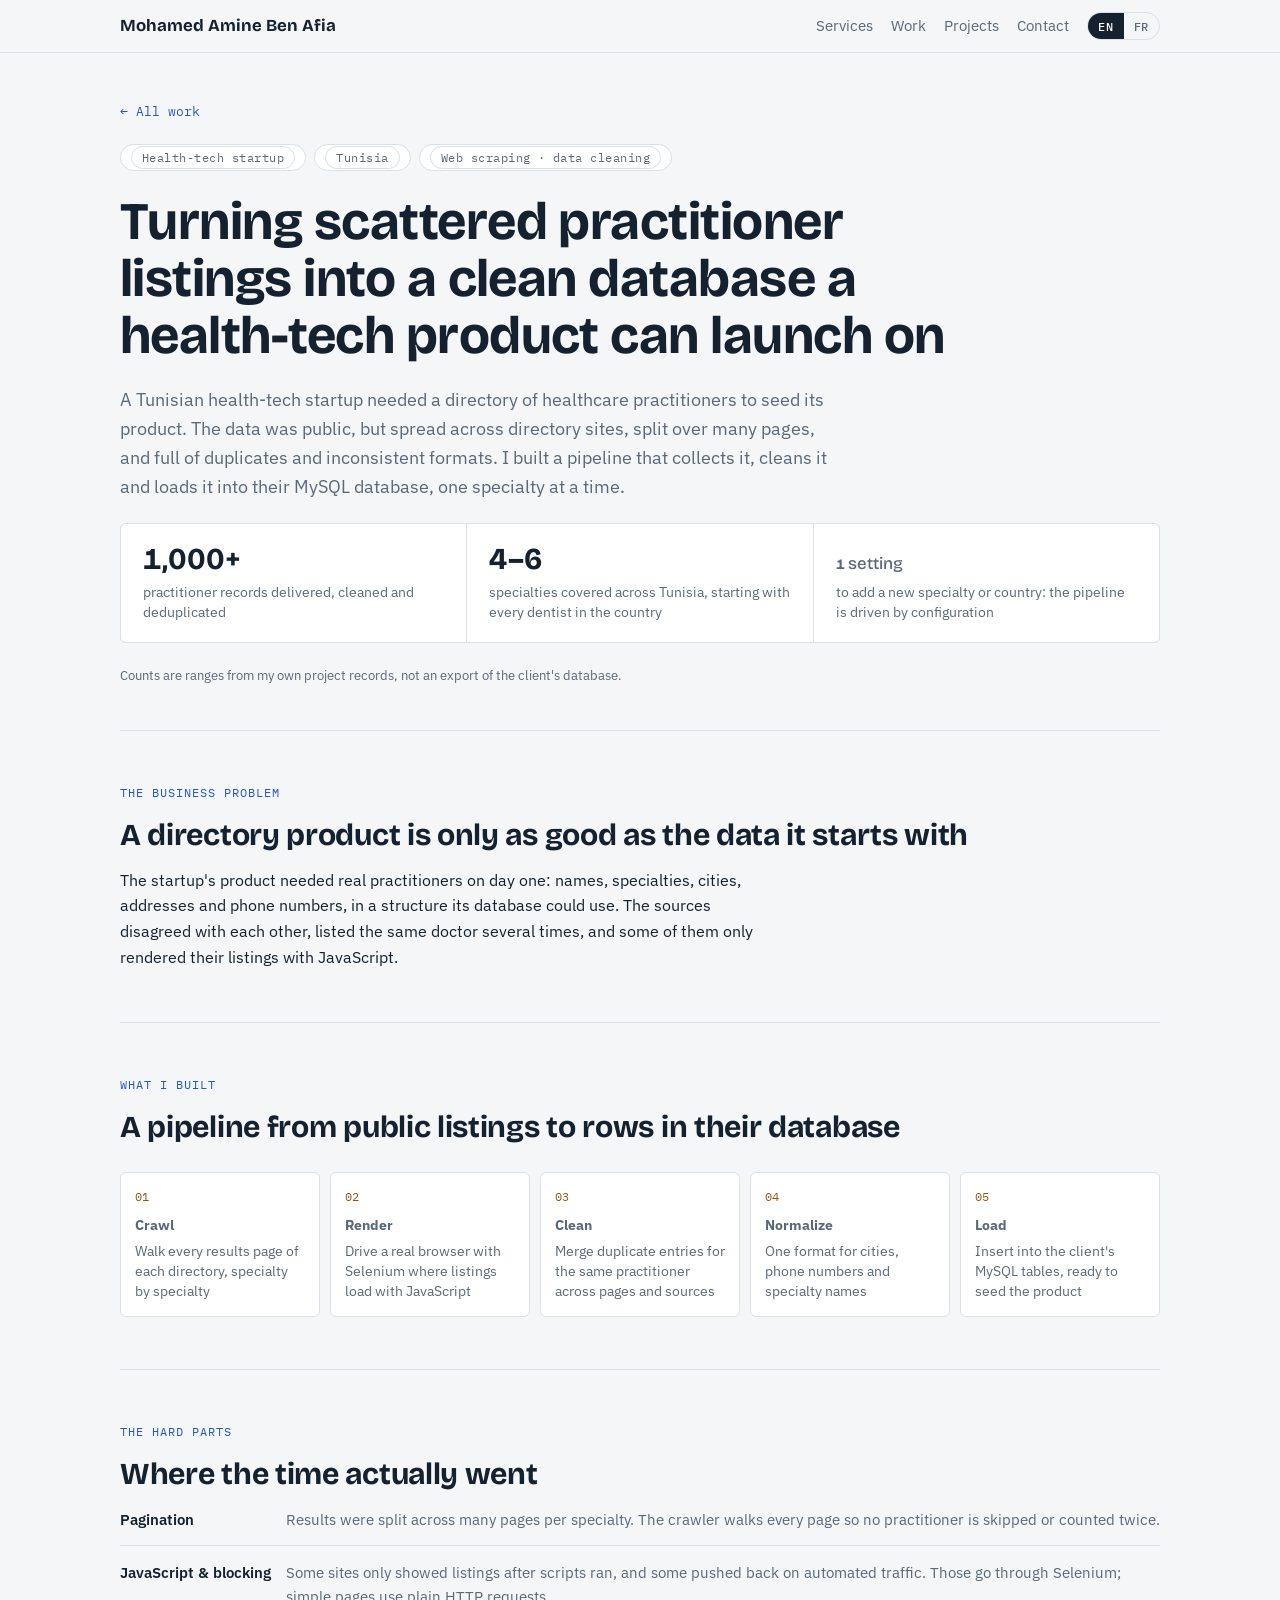
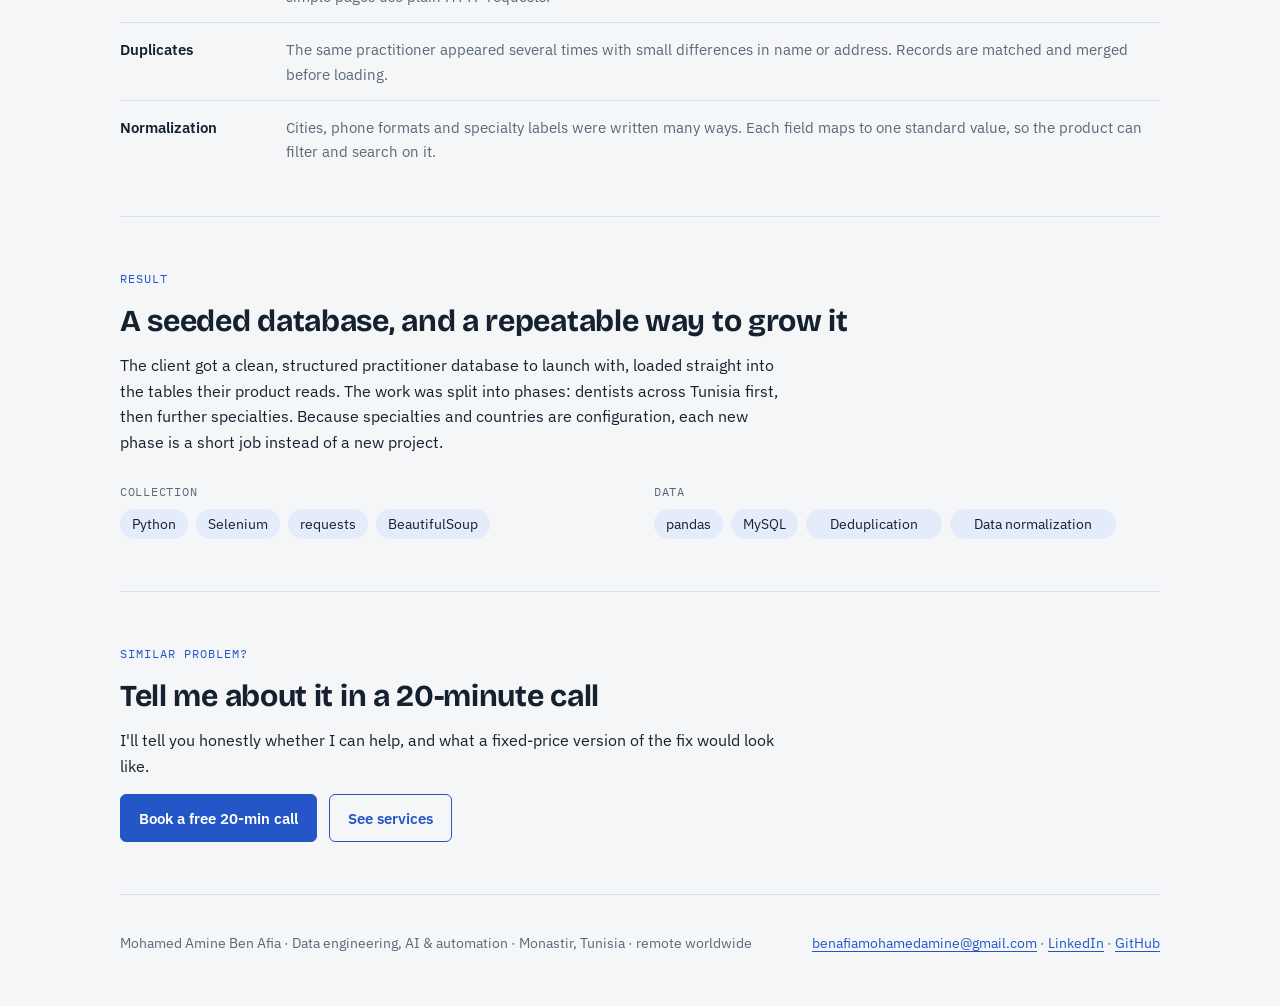
<file: site/work/practitioner-database.html>
<!doctype html>
<html lang="en">
<head>
<meta charset="utf-8">
<meta name="viewport" content="width=device-width,initial-scale=1,viewport-fit=cover">
<title>Practitioner Database · Case Study</title>
<meta name="title-en" content="Practitioner Database · Case Study">
<meta name="title-fr" content="Base de praticiens · Étude de cas">
<meta name="description" content="Scraping, cleaning and loading Tunisian practitioner listings into a health-tech startup's MySQL database.">
<meta property="og:title" content="Practitioner Database · Case Study">
<meta property="og:description" content="Scraping, cleaning and loading Tunisian practitioner listings into a health-tech startup's MySQL database.">
<meta property="og:type" content="website">
<meta property="og:image" content="https://mabenafia.vercel.app/assets/og.png">
<meta property="og:image:width" content="1200">
<meta property="og:image:height" content="627">
<meta name="twitter:card" content="summary_large_image">
<meta name="theme-color" content="#f4f6f8">
<link rel="icon" href="../assets/favicon.svg" type="image/svg+xml">
<link rel="preconnect" href="https://fonts.googleapis.com">
<link rel="preconnect" href="https://fonts.gstatic.com" crossorigin>
<link rel="stylesheet" href="https://fonts.googleapis.com/css2?family=Bricolage+Grotesque:opsz,wght@12..96,500;12..96,700&family=IBM+Plex+Sans:wght@400;500;600&family=IBM+Plex+Mono:wght@400;500&display=swap">
<link rel="stylesheet" href="../assets/site.css">
<script src="../assets/lang.js"></script>
</head>
<body>
<header class="top"><div class="wrap">
  <a class="brand" href="../">Mohamed Amine Ben Afia</a>
  <nav class="nav" aria-label="Main">
    <a href="../#services"><span data-l="en">Services</span><span data-l="fr">Services</span></a>
    <a href="../#work"><span data-l="en">Work</span><span data-l="fr">Réalisations</span></a>
    <a class="hide-sm" href="../#projects"><span data-l="en">Projects</span><span data-l="fr">Projets</span></a>
    <a href="../#contact"><span data-l="en">Contact</span><span data-l="fr">Contact</span></a>
    <span class="lang" role="group" aria-label="Language / Langue"><button type="button" data-set="en" aria-pressed="true" onclick="setLang('en')">EN</button><button type="button" data-set="fr" aria-pressed="false" onclick="setLang('fr')">FR</button></span>
  </nav>
</div></header>
<div class="wrap">
<main>
<header class="page">
  <a class="back" href="../#work"><span data-l="en">← All work</span><span data-l="fr">← Toutes les réalisations</span></a>
  <div class="client"><span><span data-l="en">Health-tech startup</span><span data-l="fr">Startup santé</span></span><span><span data-l="en">Tunisia</span><span data-l="fr">Tunisie</span></span><span><span data-l="en">Web scraping · data cleaning</span><span data-l="fr">Web scraping · nettoyage de données</span></span></div>
  <h1><span data-l="en">Turning scattered practitioner listings into a clean database a health-tech product can launch on</span><span data-l="fr">Transformer des annonces de praticiens éparpillées en une base propre pour lancer un produit santé</span></h1>
  <p class="lede"><span data-l="en">A Tunisian health-tech startup needed a directory of healthcare practitioners to seed its product. The data was public, but spread across directory sites, split over many pages, and full of duplicates and inconsistent formats. I built a pipeline that collects it, cleans it and loads it into their MySQL database, one specialty at a time.</span><span data-l="fr">Une startup tunisienne de la santé avait besoin d'un annuaire de praticiens pour alimenter son produit. Les données étaient publiques, mais réparties sur plusieurs annuaires, découpées en de nombreuses pages, pleines de doublons et de formats incohérents. J'ai construit un pipeline qui les collecte, les nettoie et les charge dans leur base MySQL, spécialité par spécialité.</span></p>
  <div class="figures" role="list"><div class="fig" role="listitem"><b>1,000+</b><span><span data-l="en">practitioner records delivered, cleaned and deduplicated</span><span data-l="fr">fiches praticiens livrées, nettoyées et dédoublonnées</span></span></div><div class="fig" role="listitem"><b>4–6</b><span><span data-l="en">specialties covered across Tunisia, starting with every dentist in the country</span><span data-l="fr">spécialités couvertes dans toute la Tunisie, en commençant par tous les dentistes du pays</span></span></div><div class="fig" role="listitem"><b><span data-l="en">1 <small>setting</small></span><span data-l="fr">1 <small>paramètre</small></span></b><span><span data-l="en">to add a new specialty or country: the pipeline is driven by configuration</span><span data-l="fr">pour ajouter une spécialité ou un pays : le pipeline est piloté par configuration</span></span></div></div><p class="note"><span data-l="en">Counts are ranges from my own project records, not an export of the client's database.</span><span data-l="fr">Les chiffres sont des fourchettes issues de mes propres notes de projet, pas un export de la base du client.</span></p>
</header><section aria-labelledby="problem"><span class="eyebrow"><span data-l="en">The business problem</span><span data-l="fr">Le problème</span></span><h2 id="problem"><span data-l="en">A directory product is only as good as the data it starts with</span><span data-l="fr">Un annuaire ne vaut que par les données avec lesquelles il démarre</span></h2><p><span data-l="en">The startup's product needed real practitioners on day one: names, specialties, cities, addresses and phone numbers, in a structure its database could use. The sources disagreed with each other, listed the same doctor several times, and some of them only rendered their listings with JavaScript.</span><span data-l="fr">Le produit devait afficher de vrais praticiens dès le premier jour : noms, spécialités, villes, adresses et téléphones, dans une structure exploitable par sa base. Les sources se contredisaient, listaient plusieurs fois le même médecin, et certaines n'affichaient leurs annonces qu'en JavaScript.</span></p></section><section aria-labelledby="built"><span class="eyebrow"><span data-l="en">What I built</span><span data-l="fr">Ce que j'ai construit</span></span><h2 id="built"><span data-l="en">A pipeline from public listings to rows in their database</span><span data-l="fr">Un pipeline des annonces publiques jusqu'aux lignes de leur base</span></h2><ol class="steps" style="--n:5"><li><b><span data-l="en">Crawl</span><span data-l="fr">Parcourir</span></b><span><span data-l="en">Walk every results page of each directory, specialty by specialty</span><span data-l="fr">Parcourir chaque page de résultats de chaque annuaire, spécialité par spécialité</span></span></li><li><b><span data-l="en">Render</span><span data-l="fr">Afficher</span></b><span><span data-l="en">Drive a real browser with Selenium where listings load with JavaScript</span><span data-l="fr">Piloter un vrai navigateur avec Selenium quand les annonces se chargent en JavaScript</span></span></li><li><b><span data-l="en">Clean</span><span data-l="fr">Nettoyer</span></b><span><span data-l="en">Merge duplicate entries for the same practitioner across pages and sources</span><span data-l="fr">Fusionner les doublons d'un même praticien entre pages et sources</span></span></li><li><b><span data-l="en">Normalize</span><span data-l="fr">Normaliser</span></b><span><span data-l="en">One format for cities, phone numbers and specialty names</span><span data-l="fr">Un seul format pour les villes, les téléphones et les spécialités</span></span></li><li><b><span data-l="en">Load</span><span data-l="fr">Charger</span></b><span><span data-l="en">Insert into the client's MySQL tables, ready to seed the product</span><span data-l="fr">Insertion dans les tables MySQL du client, prêtes à alimenter le produit</span></span></li></ol></section><section aria-labelledby="hard"><span class="eyebrow"><span data-l="en">The hard parts</span><span data-l="fr">Les difficultés</span></span><h2 id="hard"><span data-l="en">Where the time actually went</span><span data-l="fr">Là où le temps est vraiment passé</span></h2><ul class="vlist"><li><span class="k"><span data-l="en">Pagination</span><span data-l="fr">Pagination</span></span><span class="v"><span data-l="en">Results were split across many pages per specialty. The crawler walks every page so no practitioner is skipped or counted twice.</span><span data-l="fr">Les résultats étaient répartis sur de nombreuses pages par spécialité. Le crawler parcourt chaque page pour qu'aucun praticien ne soit oublié ou compté deux fois.</span></span></li><li><span class="k"><span data-l="en">JavaScript &amp; blocking</span><span data-l="fr">JavaScript &amp; blocages</span></span><span class="v"><span data-l="en">Some sites only showed listings after scripts ran, and some pushed back on automated traffic. Those go through Selenium; simple pages use plain HTTP requests.</span><span data-l="fr">Certains sites n'affichaient les annonces qu'après exécution de scripts, d'autres bloquaient le trafic automatisé. Ceux-là passent par Selenium ; les pages simples par de simples requêtes HTTP.</span></span></li><li><span class="k"><span data-l="en">Duplicates</span><span data-l="fr">Doublons</span></span><span class="v"><span data-l="en">The same practitioner appeared several times with small differences in name or address. Records are matched and merged before loading.</span><span data-l="fr">Le même praticien apparaissait plusieurs fois avec de petites différences de nom ou d'adresse. Les fiches sont rapprochées et fusionnées avant le chargement.</span></span></li><li><span class="k"><span data-l="en">Normalization</span><span data-l="fr">Normalisation</span></span><span class="v"><span data-l="en">Cities, phone formats and specialty labels were written many ways. Each field maps to one standard value, so the product can filter and search on it.</span><span data-l="fr">Villes, formats de téléphone et intitulés de spécialités s'écrivaient de mille façons. Chaque champ correspond désormais à une valeur standard, pour que le produit puisse filtrer et chercher dessus.</span></span></li></ul></section><section aria-labelledby="result"><span class="eyebrow"><span data-l="en">Result</span><span data-l="fr">Résultat</span></span><h2 id="result"><span data-l="en">A seeded database, and a repeatable way to grow it</span><span data-l="fr">Une base alimentée, et un moyen reproductible de l'enrichir</span></h2><p><span data-l="en">The client got a clean, structured practitioner database to launch with, loaded straight into the tables their product reads. The work was split into phases: dentists across Tunisia first, then further specialties. Because specialties and countries are configuration, each new phase is a short job instead of a new project.</span><span data-l="fr">Le client a obtenu une base de praticiens propre et structurée pour son lancement, chargée directement dans les tables lues par son produit. Le travail était découpé en phases : d'abord les dentistes de toute la Tunisie, puis d'autres spécialités. Comme spécialités et pays sont de la configuration, chaque nouvelle phase est une courte mission, pas un nouveau projet.</span></p><dl class="tools"><div><dt><span data-l="en">Collection</span><span data-l="fr">Collecte</span></dt><dd class="chips"><span>Python</span><span>Selenium</span><span>requests</span><span>BeautifulSoup</span></dd></div><div><dt><span data-l="en">Data</span><span data-l="fr">Données</span></dt><dd class="chips"><span>pandas</span><span>MySQL</span><span><span data-l="en">Deduplication</span><span data-l="fr">Dédoublonnage</span></span><span><span data-l="en">Data normalization</span><span data-l="fr">Normalisation</span></span></dd></div></dl></section><section aria-labelledby="next">
  <span class="eyebrow"><span data-l="en">Similar problem?</span><span data-l="fr">Un problème similaire ?</span></span>
  <h2 id="next"><span data-l="en">Tell me about it in a 20-minute call</span><span data-l="fr">Parlons-en lors d'un appel de 20 minutes</span></h2>
  <p><span data-l="en">I'll tell you honestly whether I can help, and what a fixed-price version of the fix would look like.</span><span data-l="fr">Je vous dis franchement si je peux aider, et à quoi ressemblerait la solution à prix fixe.</span></p>
  <div class="actions"><a class="btn primary" data-l="en" href="https://cal.com/mabenafia/intro">Book a free 20-min call</a><a class="btn primary" data-l="fr" href="https://cal.com/mabenafia/intro">Réserver un appel gratuit de 20 min</a><a class="btn ghost" href="../#services"><span data-l="en">See services</span><span data-l="fr">Voir les services</span></a></div>
</section>
</main>
<footer>
  <span><span data-l="en">Mohamed Amine Ben Afia · Data engineering, AI &amp; automation · Monastir, Tunisia · remote worldwide</span><span data-l="fr">Mohamed Amine Ben Afia · Data engineering, IA &amp; automatisation · Monastir, Tunisie · à distance partout</span></span>
  <span><a href="mailto:benafiamohamedamine@gmail.com">benafiamohamedamine@gmail.com</a> · <a href="https://www.linkedin.com/in/mabenafia/">LinkedIn</a> · <a href="https://github.com/MedAmine-SUDO">GitHub</a></span>
</footer>
</div>
</body>
</html>
</file>
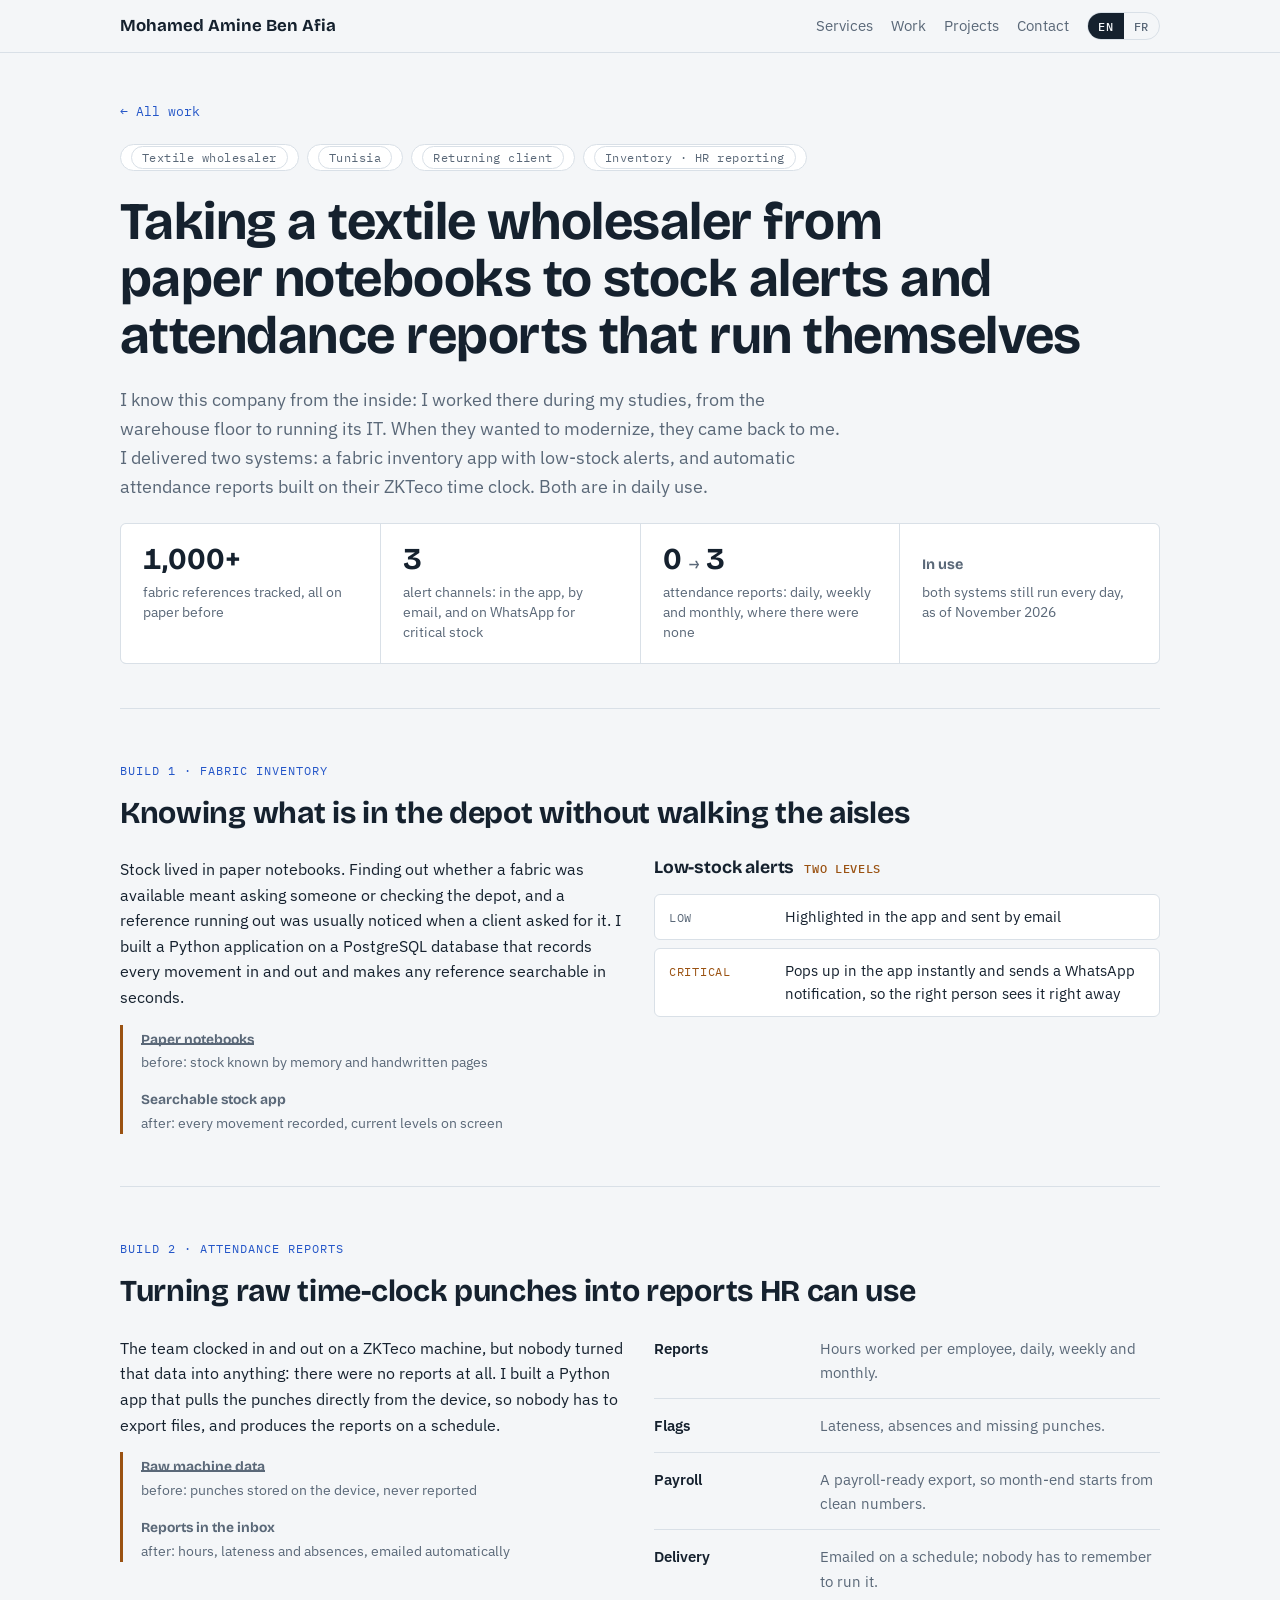
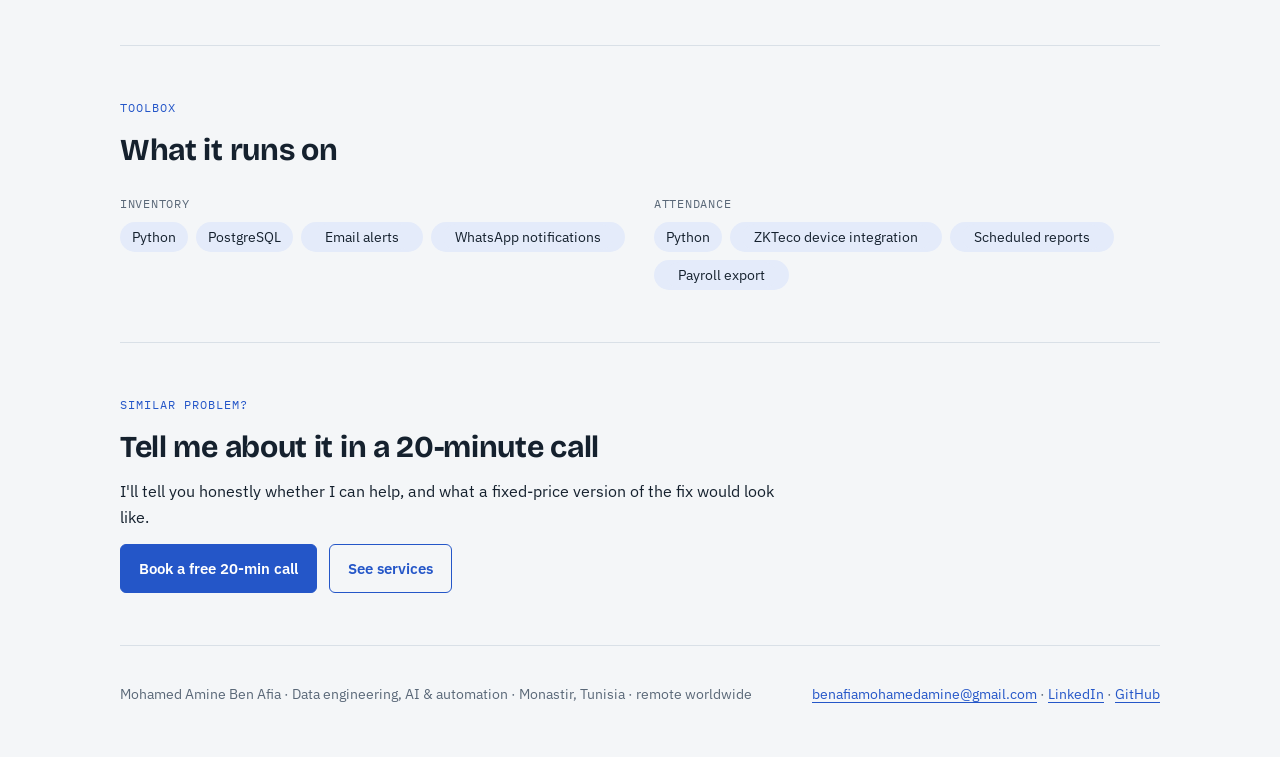
<file: site/work/textile-stock-attendance.html>
<!doctype html>
<html lang="en">
<head>
<meta charset="utf-8">
<meta name="viewport" content="width=device-width,initial-scale=1,viewport-fit=cover">
<title>Textile Stock & Attendance · Case Study</title>
<meta name="title-en" content="Textile Stock & Attendance · Case Study">
<meta name="title-fr" content="Stock textile & présence · Étude de cas">
<meta name="description" content="A fabric inventory app with low-stock alerts and automatic ZKTeco attendance reports for a textile wholesaler.">
<meta property="og:title" content="Textile Stock & Attendance · Case Study">
<meta property="og:description" content="A fabric inventory app with low-stock alerts and automatic ZKTeco attendance reports for a textile wholesaler.">
<meta property="og:type" content="website">
<meta property="og:image" content="https://mabenafia.vercel.app/assets/og.png">
<meta property="og:image:width" content="1200">
<meta property="og:image:height" content="627">
<meta name="twitter:card" content="summary_large_image">
<meta name="theme-color" content="#f4f6f8">
<link rel="icon" href="../assets/favicon.svg" type="image/svg+xml">
<link rel="preconnect" href="https://fonts.googleapis.com">
<link rel="preconnect" href="https://fonts.gstatic.com" crossorigin>
<link rel="stylesheet" href="https://fonts.googleapis.com/css2?family=Bricolage+Grotesque:opsz,wght@12..96,500;12..96,700&family=IBM+Plex+Sans:wght@400;500;600&family=IBM+Plex+Mono:wght@400;500&display=swap">
<link rel="stylesheet" href="../assets/site.css">
<script src="../assets/lang.js"></script>
</head>
<body>
<header class="top"><div class="wrap">
  <a class="brand" href="../">Mohamed Amine Ben Afia</a>
  <nav class="nav" aria-label="Main">
    <a href="../#services"><span data-l="en">Services</span><span data-l="fr">Services</span></a>
    <a href="../#work"><span data-l="en">Work</span><span data-l="fr">Réalisations</span></a>
    <a class="hide-sm" href="../#projects"><span data-l="en">Projects</span><span data-l="fr">Projets</span></a>
    <a href="../#contact"><span data-l="en">Contact</span><span data-l="fr">Contact</span></a>
    <span class="lang" role="group" aria-label="Language / Langue"><button type="button" data-set="en" aria-pressed="true" onclick="setLang('en')">EN</button><button type="button" data-set="fr" aria-pressed="false" onclick="setLang('fr')">FR</button></span>
  </nav>
</div></header>
<div class="wrap">
<main>
<header class="page">
  <a class="back" href="../#work"><span data-l="en">← All work</span><span data-l="fr">← Toutes les réalisations</span></a>
  <div class="client"><span><span data-l="en">Textile wholesaler</span><span data-l="fr">Grossiste textile</span></span><span><span data-l="en">Tunisia</span><span data-l="fr">Tunisie</span></span><span><span data-l="en">Returning client</span><span data-l="fr">Client fidèle</span></span><span><span data-l="en">Inventory · HR reporting</span><span data-l="fr">Stock · reporting RH</span></span></div>
  <h1><span data-l="en">Taking a textile wholesaler from paper notebooks to stock alerts and attendance reports that run themselves</span><span data-l="fr">Faire passer un grossiste textile des cahiers papier aux alertes de stock et aux rapports de présence automatiques</span></h1>
  <p class="lede"><span data-l="en">I know this company from the inside: I worked there during my studies, from the warehouse floor to running its IT. When they wanted to modernize, they came back to me. I delivered two systems: a fabric inventory app with low-stock alerts, and automatic attendance reports built on their ZKTeco time clock. Both are in daily use.</span><span data-l="fr">Je connais cette entreprise de l'intérieur : j'y ai travaillé pendant mes études, du dépôt jusqu'à la gestion de son informatique. Quand elle a voulu se moderniser, elle est revenue vers moi. J'ai livré deux systèmes : une application de gestion du stock de tissus avec alertes de seuil, et des rapports de présence automatiques basés sur leur pointeuse ZKTeco. Les deux sont utilisés tous les jours.</span></p>
  <div class="figures" role="list" style="--n:4"><div class="fig" role="listitem"><b>1,000+</b><span><span data-l="en">fabric references tracked, all on paper before</span><span data-l="fr">références de tissu suivies, toutes sur papier avant</span></span></div><div class="fig" role="listitem"><b>3</b><span><span data-l="en">alert channels: in the app, by email, and on WhatsApp for critical stock</span><span data-l="fr">canaux d'alerte : dans l'appli, par e-mail, et sur WhatsApp pour le stock critique</span></span></div><div class="fig" role="listitem"><b>0 <small>→</small> 3</b><span><span data-l="en">attendance reports: daily, weekly and monthly, where there were none</span><span data-l="fr">rapports de présence : quotidien, hebdomadaire et mensuel, là où il n'y en avait aucun</span></span></div><div class="fig" role="listitem"><b><span data-l="en">In use</span><span data-l="fr">En service</span></b><span><span data-l="en">both systems still run every day, as of November 2026</span><span data-l="fr">les deux systèmes tournent encore chaque jour, en novembre 2026</span></span></div></div>
</header><section aria-labelledby="inv"><span class="eyebrow"><span data-l="en">Build 1 · Fabric inventory</span><span data-l="fr">Réalisation 1 · Stock de tissus</span></span><h2 id="inv"><span data-l="en">Knowing what is in the depot without walking the aisles</span><span data-l="fr">Savoir ce qu'il y a au dépôt sans parcourir les allées</span></h2><div class="cols"><div class="col"><p><span data-l="en">Stock lived in paper notebooks. Finding out whether a fabric was available meant asking someone or checking the depot, and a reference running out was usually noticed when a client asked for it. I built a Python application on a PostgreSQL database that records every movement in and out and makes any reference searchable in seconds.</span><span data-l="fr">Le stock vivait dans des cahiers. Savoir si un tissu était disponible voulait dire demander à quelqu'un ou aller voir au dépôt, et une rupture se remarquait souvent quand un client la demandait. J'ai construit une application Python sur une base PostgreSQL qui enregistre chaque entrée et sortie et retrouve n'importe quelle référence en quelques secondes.</span></p><div class="ba"><div class="before"><b><span data-l="en">Paper notebooks</span><span data-l="fr">Cahiers papier</span></b><span><span data-l="en">before: stock known by memory and handwritten pages</span><span data-l="fr">avant : un stock connu de mémoire et sur des pages manuscrites</span></span></div><div><b><span data-l="en">Searchable stock app</span><span data-l="fr">Appli de stock consultable</span></b><span><span data-l="en">after: every movement recorded, current levels on screen</span><span data-l="fr">après : chaque mouvement enregistré, niveaux à jour à l'écran</span></span></div></div></div><div class="col"><h3><span data-l="en">Low-stock alerts</span><span data-l="fr">Alertes de stock bas</span> <span class="tag"><span data-l="en">two levels</span><span data-l="fr">deux niveaux</span></span></h3><ul class="tiers"><li><span class="lvl"><span data-l="en">Low</span><span data-l="fr">Bas</span></span><span><span data-l="en">Highlighted in the app and sent by email</span><span data-l="fr">Mis en évidence dans l'appli et envoyé par e-mail</span></span></li><li class="crit"><span class="lvl"><span data-l="en">Critical</span><span data-l="fr">Critique</span></span><span><span data-l="en">Pops up in the app instantly and sends a WhatsApp notification, so the right person sees it right away</span><span data-l="fr">S'affiche instantanément dans l'appli et envoie une notification WhatsApp, pour que la bonne personne le voie tout de suite</span></span></li></ul></div></div></section><section aria-labelledby="att"><span class="eyebrow"><span data-l="en">Build 2 · Attendance reports</span><span data-l="fr">Réalisation 2 · Rapports de présence</span></span><h2 id="att"><span data-l="en">Turning raw time-clock punches into reports HR can use</span><span data-l="fr">Transformer les pointages bruts en rapports exploitables par les RH</span></h2><div class="cols"><div class="col"><p><span data-l="en">The team clocked in and out on a ZKTeco machine, but nobody turned that data into anything: there were no reports at all. I built a Python app that pulls the punches directly from the device, so nobody has to export files, and produces the reports on a schedule.</span><span data-l="fr">L'équipe pointait sur une machine ZKTeco, mais personne n'exploitait ces données : il n'y avait aucun rapport. J'ai construit une application Python qui récupère les pointages directement depuis l'appareil, sans export manuel, et produit les rapports automatiquement.</span></p><div class="ba"><div class="before"><b><span data-l="en">Raw machine data</span><span data-l="fr">Données brutes</span></b><span><span data-l="en">before: punches stored on the device, never reported</span><span data-l="fr">avant : des pointages stockés dans l'appareil, jamais exploités</span></span></div><div><b><span data-l="en">Reports in the inbox</span><span data-l="fr">Rapports dans la boîte mail</span></b><span><span data-l="en">after: hours, lateness and absences, emailed automatically</span><span data-l="fr">après : heures, retards et absences, envoyés automatiquement par e-mail</span></span></div></div></div><div class="col"><ul class="vlist"><li><span class="k"><span data-l="en">Reports</span><span data-l="fr">Rapports</span></span><span class="v"><span data-l="en">Hours worked per employee, daily, weekly and monthly.</span><span data-l="fr">Heures travaillées par employé, par jour, par semaine et par mois.</span></span></li><li><span class="k"><span data-l="en">Flags</span><span data-l="fr">Signalements</span></span><span class="v"><span data-l="en">Lateness, absences and missing punches.</span><span data-l="fr">Retards, absences et pointages manquants.</span></span></li><li><span class="k"><span data-l="en">Payroll</span><span data-l="fr">Paie</span></span><span class="v"><span data-l="en">A payroll-ready export, so month-end starts from clean numbers.</span><span data-l="fr">Un export prêt pour la paie : la fin de mois part de chiffres propres.</span></span></li><li><span class="k"><span data-l="en">Delivery</span><span data-l="fr">Envoi</span></span><span class="v"><span data-l="en">Emailed on a schedule; nobody has to remember to run it.</span><span data-l="fr">Envoyé par e-mail à heure fixe ; personne n'a besoin d'y penser.</span></span></li></ul></div></div></section><section aria-labelledby="stack"><span class="eyebrow"><span data-l="en">Toolbox</span><span data-l="fr">Outils</span></span><h2 id="stack"><span data-l="en">What it runs on</span><span data-l="fr">Sur quoi ça tourne</span></h2><dl class="tools"><div><dt><span data-l="en">Inventory</span><span data-l="fr">Stock</span></dt><dd class="chips"><span>Python</span><span>PostgreSQL</span><span><span data-l="en">Email alerts</span><span data-l="fr">Alertes e-mail</span></span><span><span data-l="en">WhatsApp notifications</span><span data-l="fr">Notifications WhatsApp</span></span></dd></div><div><dt><span data-l="en">Attendance</span><span data-l="fr">Présence</span></dt><dd class="chips"><span>Python</span><span><span data-l="en">ZKTeco device integration</span><span data-l="fr">Intégration pointeuse ZKTeco</span></span><span><span data-l="en">Scheduled reports</span><span data-l="fr">Rapports planifiés</span></span><span><span data-l="en">Payroll export</span><span data-l="fr">Export paie</span></span></dd></div></dl></section><section aria-labelledby="next">
  <span class="eyebrow"><span data-l="en">Similar problem?</span><span data-l="fr">Un problème similaire ?</span></span>
  <h2 id="next"><span data-l="en">Tell me about it in a 20-minute call</span><span data-l="fr">Parlons-en lors d'un appel de 20 minutes</span></h2>
  <p><span data-l="en">I'll tell you honestly whether I can help, and what a fixed-price version of the fix would look like.</span><span data-l="fr">Je vous dis franchement si je peux aider, et à quoi ressemblerait la solution à prix fixe.</span></p>
  <div class="actions"><a class="btn primary" data-l="en" href="https://cal.com/mabenafia/intro">Book a free 20-min call</a><a class="btn primary" data-l="fr" href="https://cal.com/mabenafia/intro">Réserver un appel gratuit de 20 min</a><a class="btn ghost" href="../#services"><span data-l="en">See services</span><span data-l="fr">Voir les services</span></a></div>
</section>
</main>
<footer>
  <span><span data-l="en">Mohamed Amine Ben Afia · Data engineering, AI &amp; automation · Monastir, Tunisia · remote worldwide</span><span data-l="fr">Mohamed Amine Ben Afia · Data engineering, IA &amp; automatisation · Monastir, Tunisie · à distance partout</span></span>
  <span><a href="mailto:benafiamohamedamine@gmail.com">benafiamohamedamine@gmail.com</a> · <a href="https://www.linkedin.com/in/mabenafia/">LinkedIn</a> · <a href="https://github.com/MedAmine-SUDO">GitHub</a></span>
</footer>
</div>
</body>
</html>
</file>
<file: site/assets/site.css>
/* Layout: one reading column with full-width bands; same system as the case studies. */
:root {
  --bg: #f4f6f8; --surface: #ffffff; --ink: #15212e; --muted: #5a6878;
  --line: #d9e0e7; --accent: #2456c8; --accent-soft: #e4ebfa; --signal: #9a5212; --on-accent: #ffffff;
  --display: "Bricolage Grotesque", "Segoe UI", system-ui, sans-serif;
  --body: "IBM Plex Sans", "Segoe UI", system-ui, sans-serif;
  --mono: "IBM Plex Mono", ui-monospace, "SFMono-Regular", Menlo, monospace;
  color-scheme: light;
}
@media (prefers-color-scheme: dark) {
  :root {
    --bg: #0f151c; --surface: #16202a; --ink: #e6ebf1; --muted: #9aa8b7;
    --line: #2a3644; --accent: #7fa3ff; --accent-soft: #1c2a44; --signal: #e3a160; --on-accent: #0f151c;
    color-scheme: dark;
  }
}
* { box-sizing: border-box; }
html { scroll-behavior: smooth; }
body {
  margin: 0; background: var(--bg); color: var(--ink); font-family: var(--body);
  font-size: 16px; line-height: 1.6;
  padding-left: max(16px, env(safe-area-inset-left, 0px));
  padding-right: max(16px, env(safe-area-inset-right, 0px));
}
/* Language toggle: both languages ship in the page, one is hidden. */
html:not(.fr) [data-l="fr"], html.fr [data-l="en"] { display: none !important; }
.wrap { max-width: 1040px; margin: 0 auto; }
section { padding-block: 52px; border-top: 1px solid var(--line); display: flex; flex-direction: column; gap: 14px; scroll-margin-top: 64px; }
h1, h2, h3 { font-family: var(--display); text-wrap: balance; margin: 0; letter-spacing: -0.01em; }
h1 { font-size: clamp(2rem, 4.8vw, 3.3rem); line-height: 1.08; font-weight: 700; }
h2 { font-size: clamp(1.4rem, 2.8vw, 1.9rem); line-height: 1.2; font-weight: 700; }
h3 { font-size: 1.1rem; line-height: 1.3; font-weight: 700; }
p { margin: 0; max-width: 66ch; }
.eyebrow { font-family: var(--mono); font-size: .78rem; letter-spacing: .08em; text-transform: uppercase; color: var(--accent); }
.lede { color: var(--muted); font-size: 1.12rem; }
a { color: var(--accent); text-underline-offset: 3px; }
a:focus-visible, button:focus-visible { outline: 2px solid var(--accent); outline-offset: 3px; border-radius: 3px; }

/* Top bar */
.top { position: sticky; top: 0; z-index: 5; background: var(--bg); border-bottom: 1px solid var(--line); margin-inline: calc(-1 * max(16px, env(safe-area-inset-left, 0px))); padding-inline: max(16px, env(safe-area-inset-left, 0px)); }
.top .wrap { display: flex; align-items: center; justify-content: space-between; gap: 16px; padding-block: 12px; }
.brand { font-family: var(--display); font-weight: 700; font-size: 1.05rem; color: var(--ink); text-decoration: none; white-space: nowrap; }
.nav { display: flex; align-items: center; gap: 18px; font-size: .92rem; }
.nav a { color: var(--muted); text-decoration: none; }
.nav a:hover { color: var(--ink); }
.lang { display: inline-flex; border: 1px solid var(--line); border-radius: 999px; overflow: hidden; }
.lang button { font: 500 .78rem var(--mono); letter-spacing: .06em; background: transparent; color: var(--muted); border: 0; padding: 5px 10px; cursor: pointer; }
.lang button[aria-pressed="true"] { background: var(--ink); color: var(--bg); }

/* Hero */
header.hero { padding-block: 64px 52px; display: grid; gap: 22px; }
header.page { padding-block: 48px 44px; display: grid; gap: 22px; }
.who { font-family: var(--mono); font-size: .9rem; color: var(--muted); }
.who strong { color: var(--ink); font-weight: 500; }
.actions { display: flex; flex-wrap: wrap; gap: 12px; align-items: center; }
.btn { display: inline-flex; align-items: center; gap: 8px; font-weight: 600; font-size: .95rem; text-decoration: none; border-radius: 6px; padding: 11px 18px; border: 1px solid var(--accent); }
.btn.primary { background: var(--accent); color: var(--on-accent); }
.btn.ghost { color: var(--accent); background: transparent; }
.small { font-size: .86rem; color: var(--muted); }
.client { display: inline-flex; flex-wrap: wrap; gap: 8px; }
.client span { font-family: var(--mono); font-size: .76rem; letter-spacing: .04em; border: 1px solid var(--line); border-radius: 999px; padding: 3px 10px; color: var(--muted); background: var(--surface); }
.back { font-family: var(--mono); font-size: .82rem; text-decoration: none; }

/* Figures */
.figures { display: grid; grid-template-columns: repeat(var(--n, 3), minmax(0, 1fr)); gap: 1px; background: var(--line); border: 1px solid var(--line); border-radius: 6px; overflow: hidden; }
.fig { padding: 20px 22px; background: var(--surface); display: flex; flex-direction: column; gap: 6px; min-width: 0; }
.fig b { font-family: var(--display); font-size: 1.9rem; line-height: 1.05; font-weight: 700; font-variant-numeric: tabular-nums; }
.fig b small { font-size: 1.05rem; color: var(--muted); font-weight: 500; }
.fig span { color: var(--muted); font-size: .9rem; line-height: 1.4; }
.fig em { font-style: normal; font-family: var(--mono); font-size: .72rem; letter-spacing: .06em; text-transform: uppercase; color: var(--signal); }
.note { font-size: .82rem; color: var(--muted); max-width: 90ch; }

/* Services */
.services { display: grid; grid-template-columns: repeat(2, minmax(0, 1fr)); gap: 16px; margin-top: 10px; }
.svc { background: var(--surface); border: 1px solid var(--line); border-radius: 6px; padding: 22px; display: flex; flex-direction: column; gap: 12px; min-width: 0; }
.svc .k { font-family: var(--mono); font-size: .74rem; color: var(--accent); text-transform: uppercase; letter-spacing: .06em; }
.svc p { color: var(--muted); font-size: .95rem; }
.svc ul { margin: 0; padding-left: 18px; font-size: .93rem; display: flex; flex-direction: column; gap: 4px; }
.proof { border-top: 1px dashed var(--line); padding-top: 12px; margin-top: auto; font-size: .88rem; display: flex; flex-wrap: wrap; gap: 6px 14px; align-items: baseline; }
.proof .lbl { font-family: var(--mono); font-size: .72rem; text-transform: uppercase; letter-spacing: .06em; color: var(--signal); }

/* Offer */
.offer { display: grid; grid-template-columns: minmax(0, 1.5fr) minmax(0, 1fr); gap: 28px; background: var(--surface); border: 1px solid var(--line); border-left: 4px solid var(--signal); border-radius: 6px; padding: 26px; margin-top: 10px; }
.offer > div { min-width: 0; display: flex; flex-direction: column; gap: 12px; }
.offer ul { margin: 0; padding-left: 18px; display: flex; flex-direction: column; gap: 6px; }
.price { font-family: var(--display); font-size: 2.4rem; line-height: 1; font-weight: 700; font-variant-numeric: tabular-nums; }
.price small { font-size: 1rem; color: var(--muted); font-weight: 500; }
.terms { display: grid; grid-template-columns: repeat(3, minmax(0, 1fr)); gap: 16px; margin-top: 18px; }
.terms div { display: flex; flex-direction: column; gap: 4px; min-width: 0; }
.terms b { font-size: .98rem; }
.terms span { color: var(--muted); font-size: .9rem; }

/* Work cards / links */
.grid { display: grid; grid-template-columns: repeat(var(--n, 3), minmax(0, 1fr)); gap: 16px; margin-top: 10px; }
.card { background: var(--surface); border: 1px solid var(--line); border-radius: 6px; padding: 20px; display: flex; flex-direction: column; gap: 10px; min-width: 0; text-decoration: none; color: inherit; }
a.card:hover { border-color: var(--accent); }
.card .k { font-family: var(--mono); font-size: .74rem; color: var(--accent); text-transform: uppercase; letter-spacing: .06em; }
.card p { color: var(--muted); font-size: .94rem; }
.card .out { color: var(--ink); font-size: .9rem; border-top: 1px dashed var(--line); padding-top: 10px; margin-top: auto; }
.card .arrow { color: var(--accent); font-family: var(--mono); font-size: .85rem; margin-top: auto; }
.card.wide { grid-column: 1 / -1; display: grid; grid-template-columns: minmax(0, 1.6fr) minmax(0, 1fr); gap: 10px 32px; }
.card.wide .body { display: flex; flex-direction: column; gap: 10px; min-width: 0; }

/* Case-study parts */
.steps { list-style: none; margin: 12px 0 0; padding: 0; display: grid; grid-template-columns: repeat(var(--n, 5), minmax(0, 1fr)); gap: 10px; counter-reset: s; }
.steps li { counter-increment: s; background: var(--surface); border: 1px solid var(--line); border-radius: 6px; padding: 14px; display: flex; flex-direction: column; gap: 6px; min-width: 0; }
.steps li::before { content: counter(s, decimal-leading-zero); font-family: var(--mono); font-size: .75rem; color: var(--signal); }
.steps.clock li::before { content: none; }
.steps .when { font-family: var(--mono); font-size: .72rem; letter-spacing: .06em; text-transform: uppercase; color: var(--signal); }
.steps b { font-size: .95rem; }
.steps span { color: var(--muted); font-size: .86rem; line-height: 1.45; }
.cols { display: grid; grid-template-columns: repeat(2, minmax(0, 1fr)); gap: 28px; margin-top: 12px; }
.col { min-width: 0; display: flex; flex-direction: column; gap: 14px; }
.col h3 { display: flex; gap: 10px; align-items: baseline; flex-wrap: wrap; }
.tag { font-family: var(--mono); font-size: .72rem; font-weight: 500; color: var(--signal); letter-spacing: .06em; text-transform: uppercase; }
.vlist { list-style: none; margin: 0; padding: 0; display: flex; flex-direction: column; gap: 14px; }
.vlist li { display: grid; grid-template-columns: 9.5rem minmax(0, 1fr); gap: 14px; padding-bottom: 14px; border-bottom: 1px solid var(--line); }
.vlist li:last-child { border-bottom: 0; padding-bottom: 0; }
.vlist .k { font-weight: 600; font-size: .95rem; }
.vlist .v { color: var(--muted); font-size: .95rem; }
.ba { display: flex; flex-direction: column; justify-content: center; gap: 12px; border-left: 3px solid var(--signal); padding-left: 18px; min-width: 0; }
.ba div { display: flex; flex-direction: column; gap: 2px; }
.ba b { font-family: var(--display); font-size: 1.35rem; line-height: 1.15; font-variant-numeric: tabular-nums; }
.ba span { color: var(--muted); font-size: .86rem; }
.ba .before b { color: var(--muted); text-decoration: line-through; text-decoration-thickness: 2px; }
.tiers { list-style: none; margin: 0; padding: 0; display: flex; flex-direction: column; gap: 8px; }
.tiers li { display: grid; grid-template-columns: 6.5rem minmax(0, 1fr); gap: 12px; align-items: baseline; background: var(--surface); border: 1px solid var(--line); border-radius: 6px; padding: 10px 14px; }
.tiers .lvl { font-family: var(--mono); font-size: .74rem; text-transform: uppercase; letter-spacing: .06em; color: var(--muted); }
.tiers li.crit .lvl { color: var(--signal); }
.tiers span:last-child { font-size: .93rem; }
.track { display: grid; grid-template-columns: repeat(3, minmax(0, 1fr)); margin-top: 16px; }
.stage { padding: 0 18px 0 0; display: flex; flex-direction: column; gap: 10px; min-width: 0; }
.stage .rail { display: flex; align-items: center; gap: 10px; }
.stage .dot { width: 14px; height: 14px; border-radius: 50%; border: 3px solid var(--accent); background: var(--bg); flex: none; }
.stage.now .dot { background: var(--accent); }
.stage .bar { height: 3px; background: var(--line); flex: 1; }
.stage .when { font-family: var(--mono); font-size: .8rem; color: var(--muted); }
.stage ul { margin: 0; padding-left: 18px; color: var(--muted); font-size: .95rem; display: flex; flex-direction: column; gap: 4px; }
.stage .role { font-size: .92rem; border-left: 3px solid var(--signal); padding-left: 10px; }
.kv { display: grid; grid-template-columns: repeat(2, minmax(0, 1fr)); gap: 1px; background: var(--line); border: 1px solid var(--line); border-radius: 6px; overflow: hidden; }
.kv div { background: var(--surface); padding: 14px 16px; display: flex; flex-direction: column; gap: 4px; min-width: 0; }
.kv b { font-family: var(--display); font-size: 1.5rem; line-height: 1.1; font-variant-numeric: tabular-nums; }
.kv span { color: var(--muted); font-size: .86rem; line-height: 1.4; }
.runbar { display: flex; height: 18px; border-radius: 4px; overflow: hidden; background: var(--line); }
.runbar i { display: block; height: 100%; }
.legend { list-style: none; margin: 0; padding: 0; display: flex; flex-direction: column; gap: 8px; font-size: .9rem; }
.legend li { display: grid; grid-template-columns: 12px minmax(0, 1fr) auto; gap: 10px; align-items: center; }
.legend .sw { width: 12px; height: 12px; border-radius: 2px; }
.legend .n { font-family: var(--mono); font-size: .85rem; color: var(--muted); font-variant-numeric: tabular-nums; }
.chain { display: flex; flex-wrap: wrap; align-items: center; gap: 6px 8px; font-family: var(--mono); font-size: .85rem; }
.chain .n { background: var(--accent-soft); border-radius: 4px; padding: 2px 8px; }
.chain .a { color: var(--muted); }
.tools { display: grid; grid-template-columns: repeat(2, minmax(0, 1fr)); gap: 18px 28px; margin: 12px 0 0; }
.tools div { min-width: 0; }
.tools dt { font-family: var(--mono); font-size: .76rem; text-transform: uppercase; letter-spacing: .06em; color: var(--muted); margin-bottom: 8px; }
.chips { display: flex; flex-wrap: wrap; gap: 8px; margin: 0; }
.chips span { background: var(--accent-soft); color: var(--ink); border-radius: 999px; padding: 4px 12px; font-size: .86rem; }
.contact { display: grid; grid-template-columns: repeat(3, minmax(0, 1fr)); gap: 16px; margin-top: 10px; }
.contact .card b { font-size: 1rem; word-break: break-word; }
footer { padding-block: 36px 52px; border-top: 1px solid var(--line); color: var(--muted); font-size: .9rem; display: flex; flex-wrap: wrap; gap: 8px 24px; justify-content: space-between; }

@media (max-width: 880px) {
  .figures { grid-template-columns: repeat(2, minmax(0, 1fr)) !important; }
  .steps { grid-template-columns: repeat(2, minmax(0, 1fr)) !important; }
  .services, .cols, .tools, .offer, .track, .card.wide { grid-template-columns: minmax(0, 1fr); }
  .grid, .contact { grid-template-columns: repeat(2, minmax(0, 1fr)) !important; }
  .track { gap: 26px; } .stage { padding: 0; }
  .nav .hide-sm { display: none; }
}
@media (max-width: 560px) {
  .figures, .steps, .grid, .contact, .terms, .kv { grid-template-columns: minmax(0, 1fr) !important; }
  .vlist li, .tiers li { grid-template-columns: minmax(0, 1fr); gap: 4px; }
  .nav a { display: none; }
}
@media (prefers-reduced-motion: reduce) { html { scroll-behavior: auto; } * { transition: none !important; animation: none !important; } }
div[data-l] { display: contents; }
</file>
